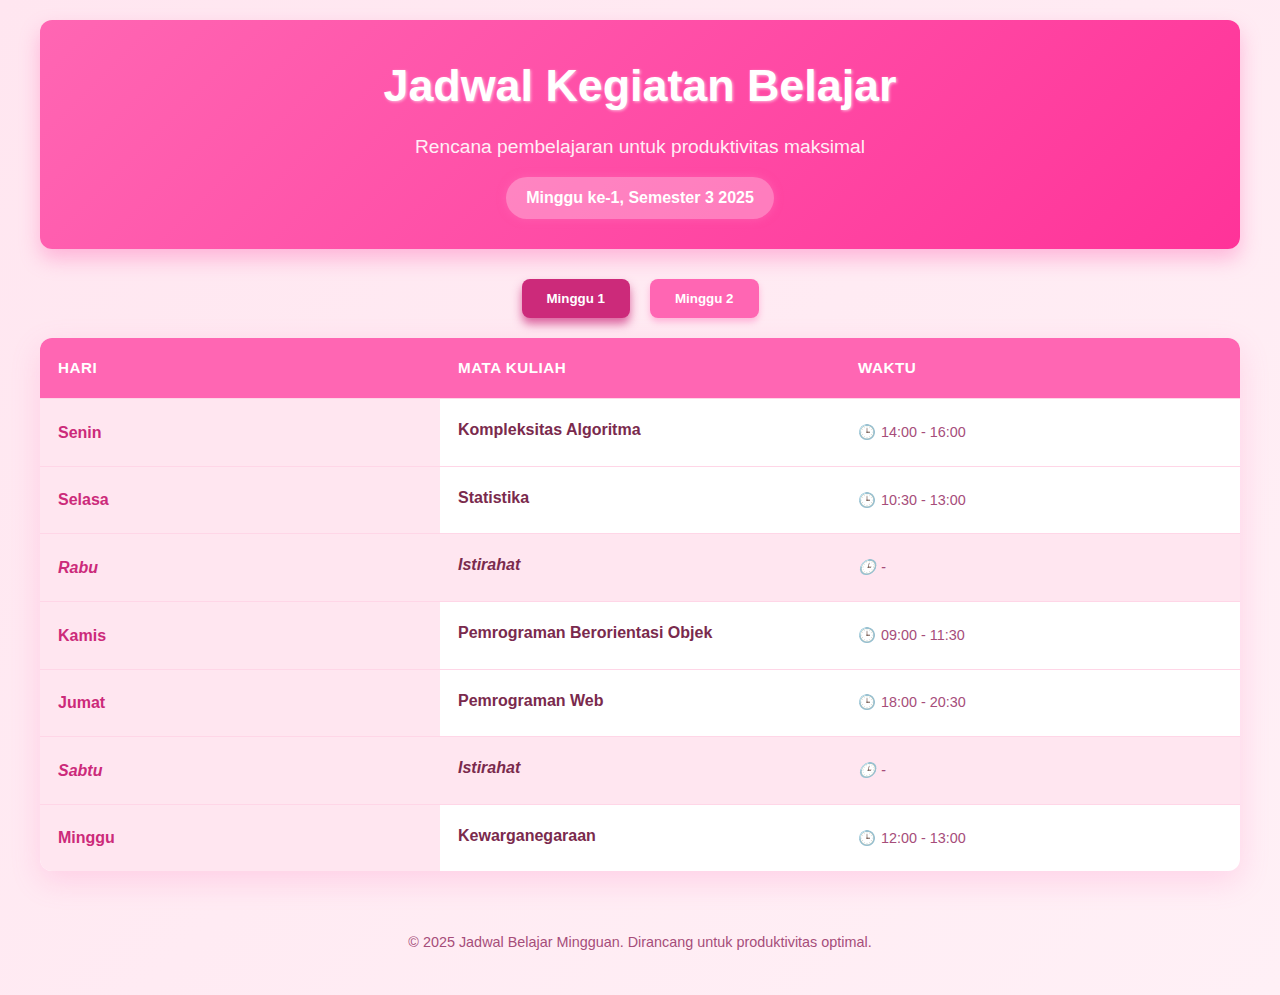
<file: index.html>
<!DOCTYPE html>
<html lang="id">
<head>
    <meta charset="UTF-8" />
    <meta name="viewport" content="width=device-width, initial-scale=1" />
    <title>Jadwal Kegiatan Belajar</title>
    <style>
        /* Reset dan Base Styles */
        * {
            margin: 0;
            padding: 0;
            box-sizing: border-box;
        }

        body {
            font-family: 'Segoe UI', Tahoma, Geneva, Verdana, sans-serif;
            line-height: 1.6;
            color: #4a2c3a;
            background: linear-gradient(135deg, #ffe6f0 0%, #fff0f6 100%);
            min-height: 100vh;
            padding: 20px;
        }

        .container {
            max-width: 1200px;
            margin: 0 auto;
        }

        /* Header Styles */
        header {
            text-align: center;
            margin-bottom: 30px;
            padding: 30px;
            background: linear-gradient(135deg, #ff66b3 0%, #ff3399 100%);
            color: white;
            border-radius: 12px;
            box-shadow: 0 10px 20px rgba(255, 102, 179, 0.4);
        }

        h1 {
            font-size: 2.8rem;
            margin-bottom: 10px;
            text-shadow: 1px 1px 3px rgba(255, 255, 255, 0.6);
        }

        .subtitle {
            font-size: 1.2rem;
            opacity: 0.9;
            margin-bottom: 15px;
        }

        .week-info {
            display: inline-block;
            background-color: rgba(255, 255, 255, 0.3);
            padding: 8px 20px;
            border-radius: 50px;
            font-weight: 600;
            color: #fff;
            box-shadow: 0 0 8px rgba(255, 102, 179, 0.7);
        }

        /* Navigation */
        .week-navigation {
            display: flex;
            justify-content: center;
            gap: 20px;
            margin-bottom: 20px;
        }

        .week-btn {
            padding: 12px 25px;
            background-color: #ff66b3;
            color: white;
            border: none;
            border-radius: 8px;
            cursor: pointer;
            transition: all 0.3s ease;
            font-weight: 600;
            box-shadow: 0 4px 6px rgba(255, 102, 179, 0.4);
        }

        .week-btn:hover {
            background-color: #ff3399;
            transform: translateY(-2px);
        }

        .week-btn.active {
            background-color: #cc2a7a;
            box-shadow: 0 6px 10px rgba(204, 42, 122, 0.7);
        }

        /* Schedule Styles */
        .schedule-container {
            background: white;
            border-radius: 12px;
            overflow: hidden;
            box-shadow: 0 10px 30px rgba(255, 102, 179, 0.2);
            margin-bottom: 30px;
        }

        table {
            width: 100%;
            border-collapse: collapse;
        }

        th, td {
            padding: 18px;
            text-align: left;
            border-bottom: 1px solid #ffd6e7;
        }

        th {
            background-color: #ff66b3;
            color: white;
            font-weight: 600;
            text-transform: uppercase;
            font-size: 0.95rem;
            letter-spacing: 0.5px;
        }

        tr:last-child td {
            border-bottom: none;
        }

        tr:hover {
            background-color: #fff0f6;
            transition: background-color 0.3s ease;
        }

        .time-column {
            font-weight: 600;
            background-color: #ffe6f0;
            width: 20%;
            color: #cc2a7a;
        }

        .day-column {
            width: 20%;
        }

        .subject {
            margin-bottom: 5px;
            font-weight: 600;
            color: #7a2a4d;
        }

        .time-display {
            font-size: 0.9rem;
            color: #a64d7a;
            display: flex;
            align-items: center;
        }

        .time-display::before {
            content: "🕒 ";
            margin-right: 5px;
        }

        .break {
            background-color: #ffe6f0;
            font-style: italic;
            color: #cc2a7a;
            font-weight: 500;
            text-align: center;
        }

        /* Footer */
        footer {
            text-align: center;
            margin-top: 40px;
            padding: 20px;
            color: #a64d7a;
            font-size: 0.9rem;
        }

        /* Responsive Design */
        @media (max-width: 992px) {
            th, td {
                padding: 14px;
            }

            h1 {
                font-size: 2.2rem;
            }
        }

        @media (max-width: 768px) {
            .schedule-container {
                overflow-x: auto;
            }

            table {
                min-width: 600px;
            }

            th, td {
                padding: 12px;
            }

            h1 {
                font-size: 1.8rem;
            }

            .subtitle {
                font-size: 1rem;
            }

            .week-btn {
                padding: 10px 20px;
            }
        }

        @media (max-width: 480px) {
            header {
                padding: 20px;
            }

            h1 {
                font-size: 1.6rem;
            }

            .week-info {
                font-size: 0.9rem;
            }

            .week-navigation {
                flex-direction: column;
                align-items: center;
            }

            .week-btn {
                width: 100%;
                max-width: 250px;
            }
        }
    </style>
</head>
<body>
    <div class="container">
        <header>
            <h1>Jadwal Kegiatan Belajar</h1>
            <p class="subtitle">Rencana pembelajaran untuk produktivitas maksimal</p>
            <div class="week-info" id="currentWeek">Minggu ke-1, Semester 3 2025</div>
        </header>

        <div class="week-navigation">
            <button class="week-btn active" onclick="changeWeek(1)">Minggu 1</button>
            <button class="week-btn" onclick="changeWeek(2)">Minggu 2</button>
        </div>

        <div class="schedule-container">
            <table id="schedule-table">
                <thead>
                    <tr>
                        <th>Hari</th>
                        <th>Mata Kuliah</th>
                        <th>Waktu</th>
                    </tr>
                </thead>
                <tbody>
                    <!-- Data akan diisi oleh JavaScript -->
                </tbody>
            </table>
        </div>

        <footer>
            <p>© 2025 Jadwal Belajar Mingguan. Dirancang untuk produktivitas optimal.</p>
        </footer>
    </div>

    <script>
        // Data jadwal
        const weeklySchedule = {
            1: { // Minggu 1
                senin: {
                    matkul: "Kompleksitas Algoritma",
                    waktu: "14:00 - 16:00"
                },
                selasa: {
                    matkul: "Statistika",
                    waktu: "10:30 - 13:00"
                },
                rabu: {
                    matkul: "Istirahat",
                    waktu: "-",
                    isBreak: true
                },
                kamis: {
                    matkul: "Pemrograman Berorientasi Objek",
                    waktu: "09:00 - 11:30"
                },
                jumat: {
                    matkul: "Pemrograman Web",
                    waktu: "18:00 - 20:30"
                },
                sabtu: {
                    matkul: "Istirahat",
                    waktu: "-",
                    isBreak: true
                },
                minggu: {
                    matkul: "Kewarganegaraan",
                    waktu: "12:00 - 13:00"
                }
            },
            2: { // Minggu 2
                senin: {
                    matkul: "Kompleksitas Algoritma",
                    waktu: "13:00 - 15:00"
                },
                selasa: {
                    matkul: "Statistika",
                    waktu: "09:30 - 12:00"
                },
                rabu: {
                    matkul: "Pemrograman Web Berbasis CMS",
                    waktu: "17:00 - 18:00"
                },
                kamis: {
                    matkul: "Pemrograman Berorientasi Objek",
                    waktu: "10:00 - 12:30"
                },
                jumat: {
                    matkul: "Pemrograman Web",
                    waktu: "17:00 - 19:30"
                },
                sabtu: {
                    matkul: "Istirahat",
                    waktu: "-",
                    isBreak: true
                },
                minggu: {
                    matkul: "Istirahat",
                    waktu: "-",
                    isBreak: true
                }
            }
        };

        let currentWeek = 1;
        
        // Fungsi untuk mengisi tabel dengan data jadwal
        function populateSchedule(week) {
            const schedule = weeklySchedule[week];
            const days = ['senin', 'selasa', 'rabu', 'kamis', 'jumat', 'sabtu', 'minggu'];
            const dayNames = {
                senin: 'Senin',
                selasa: 'Selasa',
                rabu: 'Rabu',
                kamis: 'Kamis',
                jumat: 'Jumat',
                sabtu: 'Sabtu',
                minggu: 'Minggu'
            };
            
            const tbody = document.querySelector('#schedule-table tbody');
            tbody.innerHTML = ''; // Kosongkan tabel sebelum mengisi ulang
            
            days.forEach(day => {
                const row = document.createElement('tr');
                
                // Kolom hari
                const dayCell = document.createElement('td');
                dayCell.className = 'time-column';
                dayCell.textContent = dayNames[day];
                row.appendChild(dayCell);
                
                // Kolom mata kuliah
                const subjectCell = document.createElement('td');
                subjectCell.className = 'day-column';
                const subjectDiv = document.createElement('div');
                subjectDiv.className = 'subject';
                subjectDiv.textContent = schedule[day].matkul;
                subjectCell.appendChild(subjectDiv);
                row.appendChild(subjectCell);
                
                // Kolom waktu
                const timeCell = document.createElement('td');
                timeCell.className = 'day-column';
                const timeDiv = document.createElement('div');
                timeDiv.className = 'time-display';
                timeDiv.textContent = schedule[day].waktu;
                timeCell.appendChild(timeDiv);
                row.appendChild(timeCell);
                
                // Tambahkan class break jika diperlukan
                if (schedule[day].isBreak) {
                    row.classList.add('break');
                }
                
                tbody.appendChild(row);
            });
        }

        // Fungsi untuk mengubah minggu
        function changeWeek(week) {
            currentWeek = week;

            // Update UI untuk minggu yang aktif
            document.querySelectorAll('.week-btn').forEach(btn => {
                btn.classList.remove('active');
            });
            document.querySelectorAll('.week-btn')[week - 1].classList.add('active');

            // Update teks minggu
            document.getElementById('currentWeek').textContent = `Minggu ke-${week}, Semester 3 2025`;

            // Update jadwal
            populateSchedule(week);
        }

        // Inisialisasi saat halaman dimuat
        document.addEventListener('DOMContentLoaded', () => {
            populateSchedule(currentWeek);
        });
    </script>
</body>
</html>
</file>
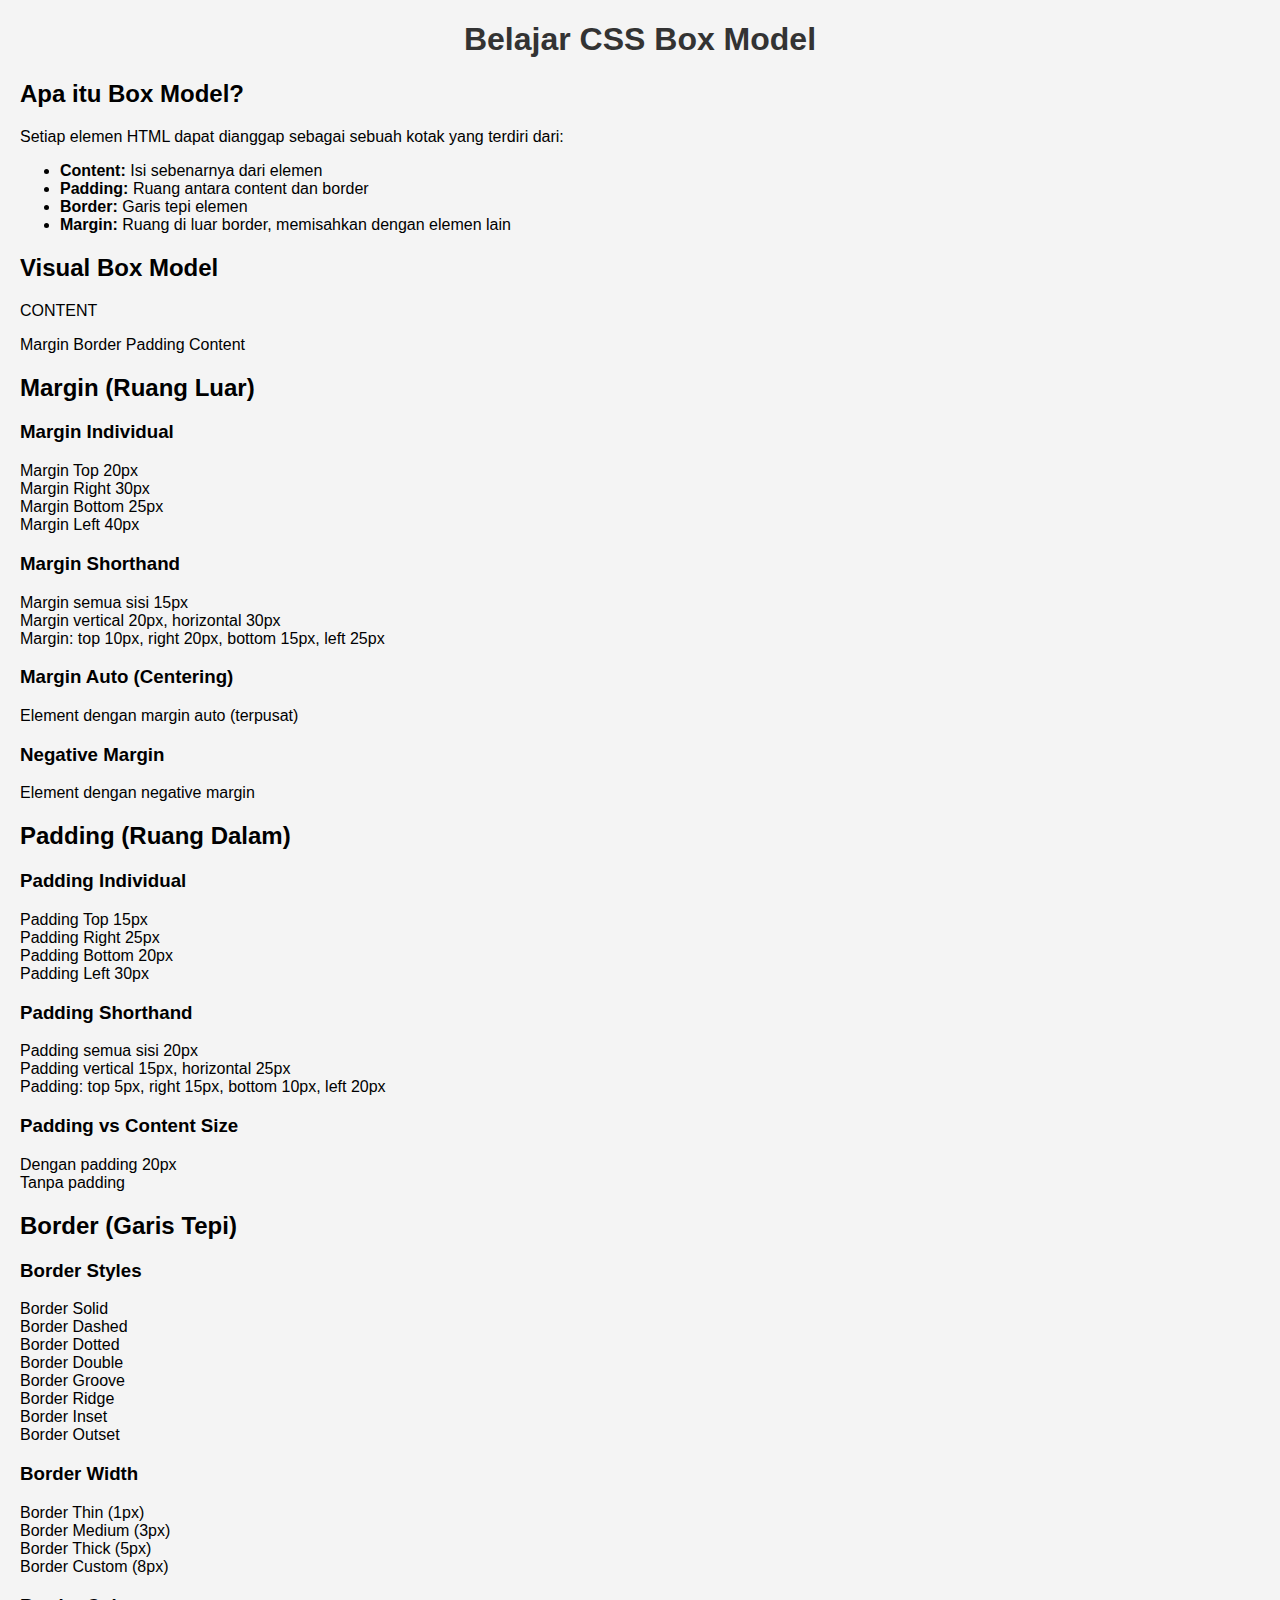
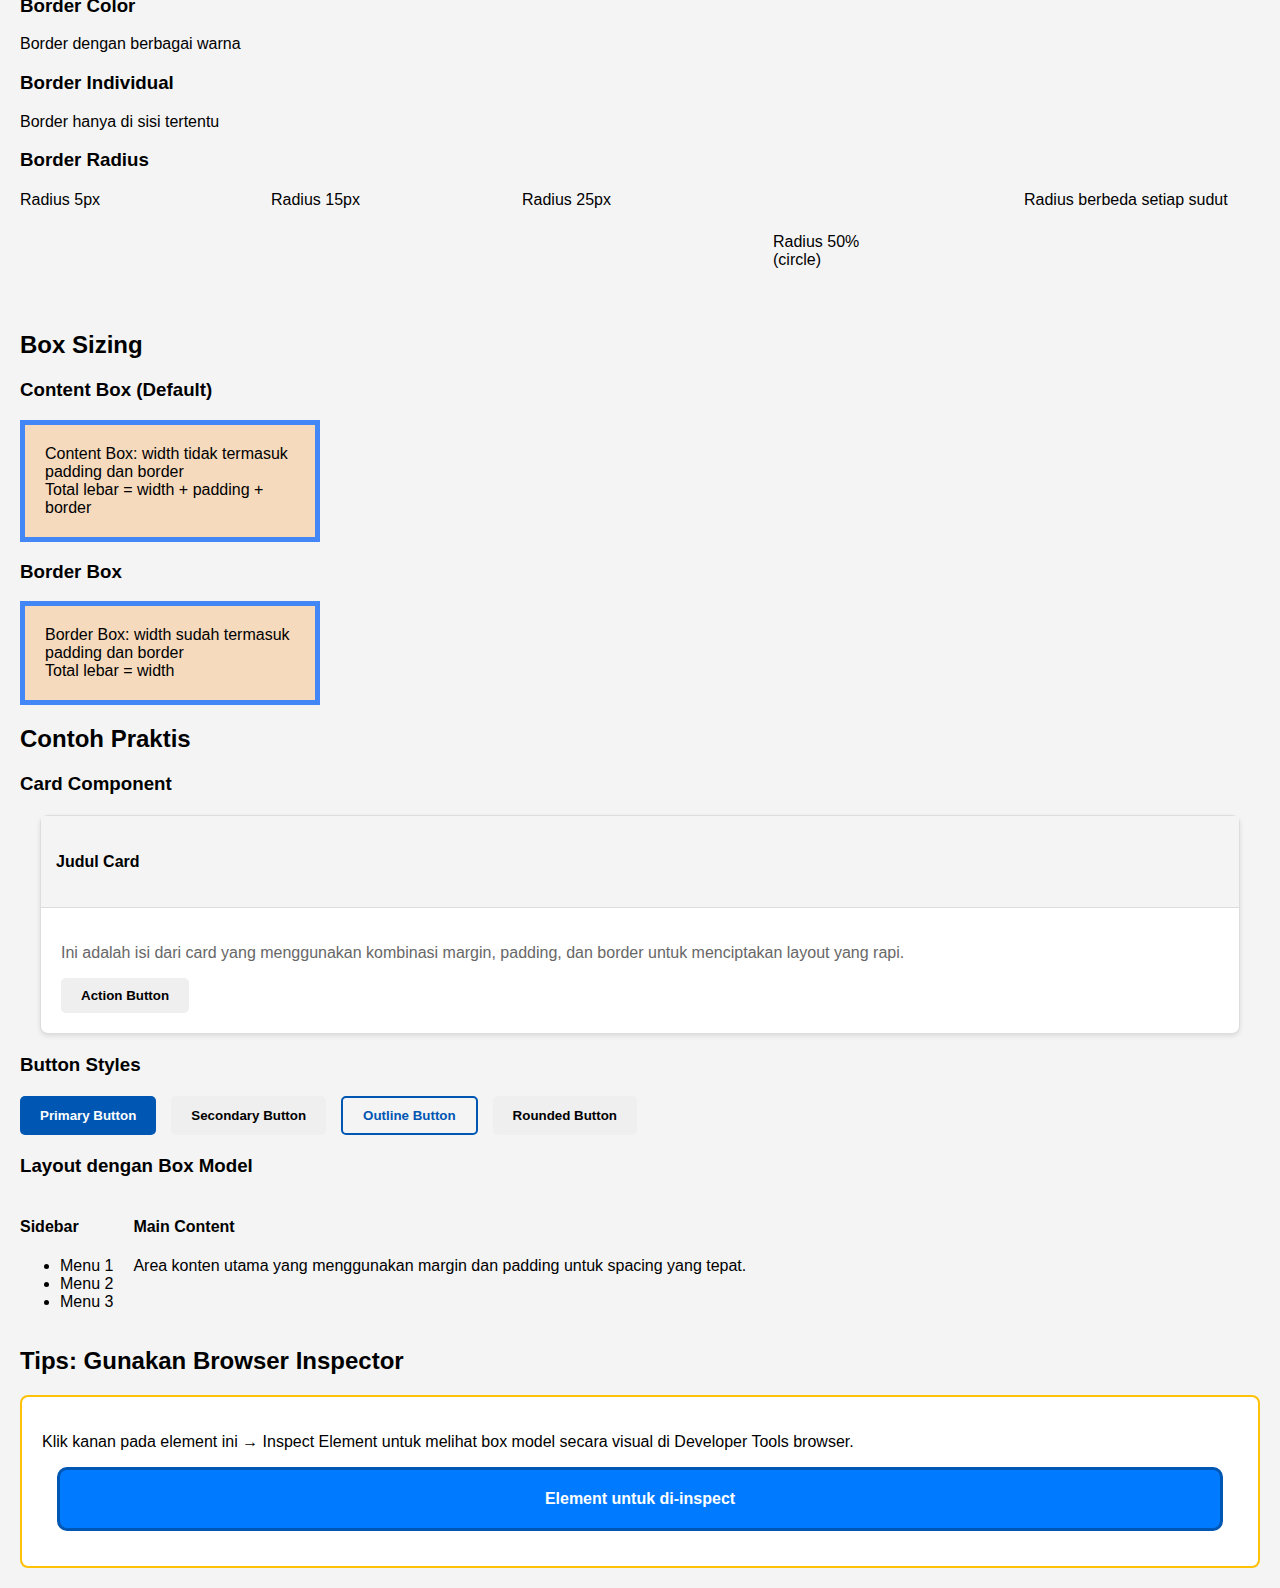
<file: box.html>
<!DOCTYPE html>
<html lang="id">
<head>
  <meta charset="UTF-8" />
  <meta name="viewport" content="width=device-width, initial-scale=1.0" />
  <title>CSS Box Model</title>
  <link rel="stylesheet" href="latihan5.css" />
</head>
<body>
  <h1>Belajar CSS Box Model</h1>

  <!-- Penjelasan Box Model -->
  <div class="section">
    <h2>Apa itu Box Model?</h2>
    <p>
      Setiap elemen HTML dapat dianggap sebagai sebuah kotak yang terdiri dari:
    </p>
    <ul>
      <li><strong>Content:</strong> Isi sebenarnya dari elemen</li>
      <li><strong>Padding:</strong> Ruang antara content dan border</li>
      <li><strong>Border:</strong> Garis tepi elemen</li>
      <li><strong>Margin:</strong> Ruang di luar border, memisahkan dengan elemen lain</li>
    </ul>
  </div>

  <!-- Visual Box Model -->
  <div class="section">
    <h2>Visual Box Model</h2>
    <div class="box-model-demo">
      <div class="margin-demo">
        <div class="border-demo">
          <div class="padding-demo">
            <div class="content-demo">CONTENT</div>
          </div>
        </div>
      </div>
     </div> 
      <p class="box-labels">
        <span class="label-margin">Margin</span>
        <span class="label-border">Border</span>
        <span class="label-padding">Padding</span>
        <span class="label-content">Content</span>
      </p>
    </div>

  <!-- Margin Examples -->
  <div class="section">
    <h2>Margin (Ruang Luar)</h2>

    <h3>Margin Individual</h3>
    <div class="margin-top">Margin Top 20px</div>
    <div class="margin-right">Margin Right 30px</div>
    <div class="margin-bottom">Margin Bottom 25px</div>
    <div class="margin-left">Margin Left 40px</div>

    <h3>Margin Shorthand</h3>
    <div class="margin-all">Margin semua sisi 15px</div>
    <div class="margin-vertical-horizontal">
      Margin vertical 20px, horizontal 30px
    </div>
    <div class="margin-individual-short">
      Margin: top 10px, right 20px, bottom 15px, left 25px
    </div>

    <h3>Margin Auto (Centering)</h3>
    <div class="margin-auto">Element dengan margin auto (terpusat)</div>

    <h3>Negative Margin</h3>
    <div class="negative-margin-container">
      <div class="negative-margin">Element dengan negative margin</div>
    </div>
  </div>

  <!-- Padding Examples -->
  <div class="section">
    <h2>Padding (Ruang Dalam)</h2>

    <h3>Padding Individual</h3>
    <div class="padding-top">Padding Top 15px</div>
    <div class="padding-right">Padding Right 25px</div>
    <div class="padding-bottom">Padding Bottom 20px</div>
    <div class="padding-left">Padding Left 30px</div>

    <h3>Padding Shorthand</h3>
    <div class="padding-all">Padding semua sisi 20px</div>
    <div class="padding-vertical-horizontal">
      Padding vertical 15px, horizontal 25px
    </div>
    <div class="padding-individual-short">
      Padding: top 5px, right 15px, bottom 10px, left 20px
    </div>

    <h3>Padding vs Content Size</h3>
    <div class="padding-content-demo">
      <div class="with-padding">Dengan padding 20px</div>
      <div class="without-padding">Tanpa padding</div>
    </div>
  </div>

  <!-- Border Examples -->
  <div class="section">
    <h2>Border (Garis Tepi)</h2>

    <h3>Border Styles</h3>
    <div class="border-solid">Border Solid</div>
    <div class="border-dashed">Border Dashed</div>
    <div class="border-dotted">Border Dotted</div>
    <div class="border-double">Border Double</div>
    <div class="border-groove">Border Groove</div>
    <div class="border-ridge">Border Ridge</div>
    <div class="border-inset">Border Inset</div>
    <div class="border-outset">Border Outset</div>

    <h3>Border Width</h3>
    <div class="border-thin">Border Thin (1px)</div>
    <div class="border-medium">Border Medium (3px)</div>
    <div class="border-thick">Border Thick (5px)</div>
    <div class="border-custom-width">Border Custom (8px)</div>

    <h3>Border Color</h3>
    <div class="border-colored">Border dengan berbagai warna</div>

    <h3>Border Individual</h3>
    <div class="border-individual">Border hanya di sisi tertentu</div>

    <h3>Border Radius</h3>
    <div class="border-radius-demo">
      <div class="radius-small">Radius 5px</div>
      <div class="radius-medium">Radius 15px</div>
      <div class="radius-large">Radius 25px</div>
      <div class="radius-circle">Radius 50% (circle)</div>
      <div class="radius-individual">Radius berbeda setiap sudut</div>
    </div>
  </div>

  <!-- Box Sizing -->
  <div class="section">
    <h2>Box Sizing</h2>

    <h3>Content Box (Default)</h3>
    <div class="box-sizing-demo">
      <div class="content-box">
        Content Box: width tidak termasuk padding dan border
        <br />Total lebar = width + padding + border
      </div>
    </div>

    <h3>Border Box</h3>
    <div class="box-sizing-demo">
      <div class="border-box">
        Border Box: width sudah termasuk padding dan border
        <br />Total lebar = width
      </div>
    </div>
  </div>

  <!-- Practical Examples -->
  <div class="section">
    <h2>Contoh Praktis</h2>

    <h3>Card Component</h3>
    <div class="card">
      <div class="card-header">
        <h4>Judul Card</h4>
      </div>
      <div class="card-body">
        <p>
          Ini adalah isi dari card yang menggunakan kombinasi margin, padding,
          dan border untuk menciptakan layout yang rapi.
        </p>
        <button class="card-button">Action Button</button>
      </div>
    </div>

    <h3>Button Styles</h3>
    <div class="button-demo">
      <button class="btn-primary">Primary Button</button>
      <button class="btn-secondary">Secondary Button</button>
      <button class="btn-outline">Outline Button</button>
      <button class="btn-rounded">Rounded Button</button>
    </div>

    <h3>Layout dengan Box Model</h3>
    <div class="layout-demo">
      <div class="sidebar">
        <h4>Sidebar</h4>
        <ul>
          <li>Menu 1</li>
          <li>Menu 2</li>
          <li>Menu 3</li>
        </ul>
      </div>
      <div class="main-content">
        <h4>Main Content</h4>
        <p>
          Area konten utama yang menggunakan margin dan padding untuk spacing
          yang tepat.
        </p>
      </div>
    </div>
  </div>

  <!-- Box Model Inspector -->
  <div class="section">
    <h2>Tips: Gunakan Browser Inspector</h2>
    <div class="inspector-demo">
      <p>
        Klik kanan pada element ini → Inspect Element untuk melihat box model
        secara visual di Developer Tools browser.
      </p>
      <div class="inspect-me">Element untuk di-inspect</div>
    </div>
  </div>
</body>
</html>
</file>
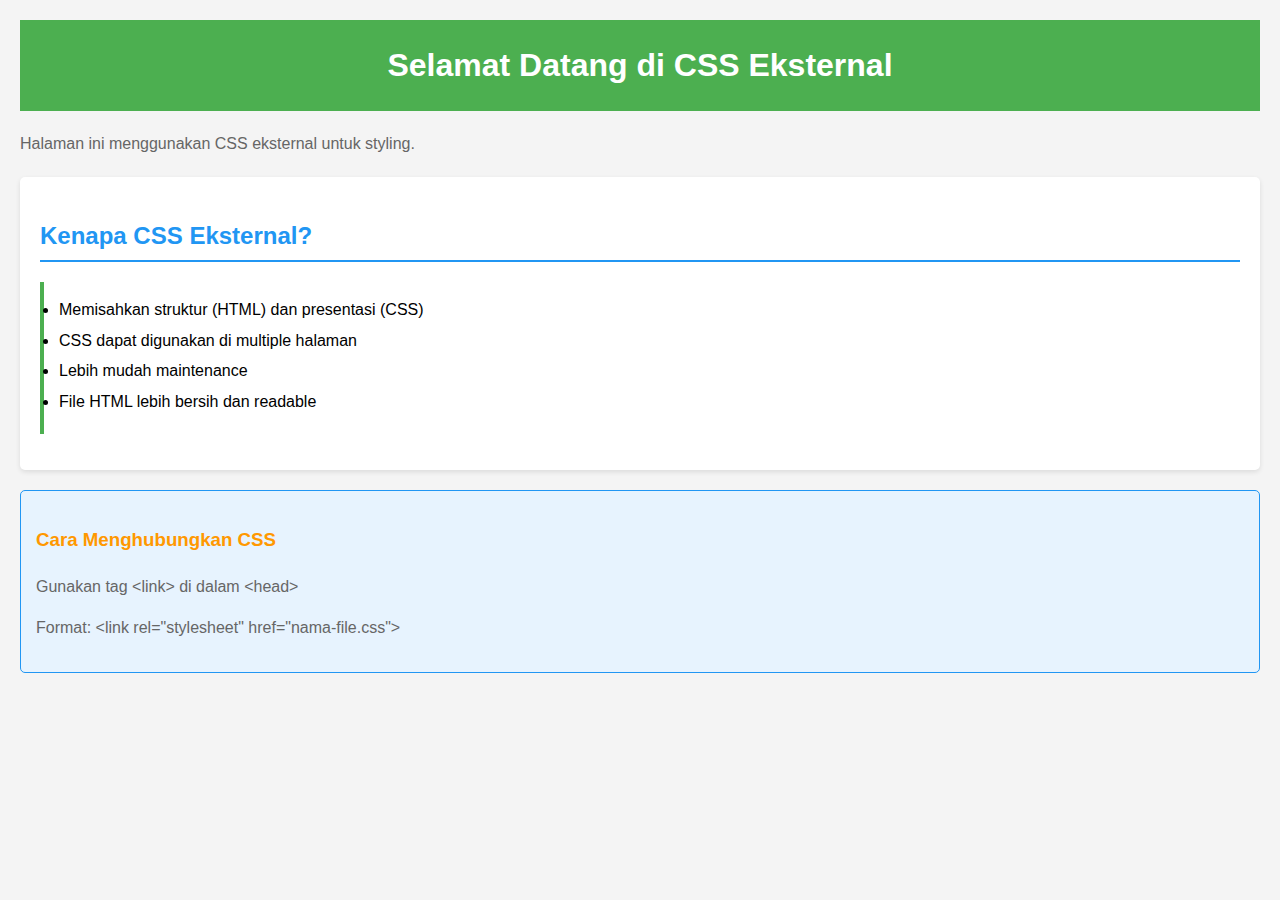
<file: css eksternal.html>
<!DOCTYPE html>
<html lang="id">
<head>
  <meta charset="UTF-8" />
  <meta name="viewport" content="width=device-width, initial-scale=1.0" />
  <title>CSS Eksternal</title>
  <!-- Menghubungkan file CSS eksternal -->
  <link rel="stylesheet" href="latihan1.css" />
</head>
<body>
  <h1>Selamat Datang di CSS Eksternal</h1>
  <p>Halaman ini menggunakan CSS eksternal untuk styling.</p>

  <div class="highlight">
    <h2>Kenapa CSS Eksternal?</h2>
    <ul>
      <li>Memisahkan struktur (HTML) dan presentasi (CSS)</li>
      <li>CSS dapat digunakan di multiple halaman</li>
      <li>Lebih mudah maintenance</li>
      <li>File HTML lebih bersih dan readable</li>
    </ul>
  </div>

  <div class="info-box">
    <h3>Cara Menghubungkan CSS</h3>
    <p>Gunakan tag &lt;link&gt; di dalam &lt;head&gt;</p>
    <p>Format: &lt;link rel="stylesheet" href="nama-file.css"&gt;</p>
  </div>
</body>
</html>
</file>
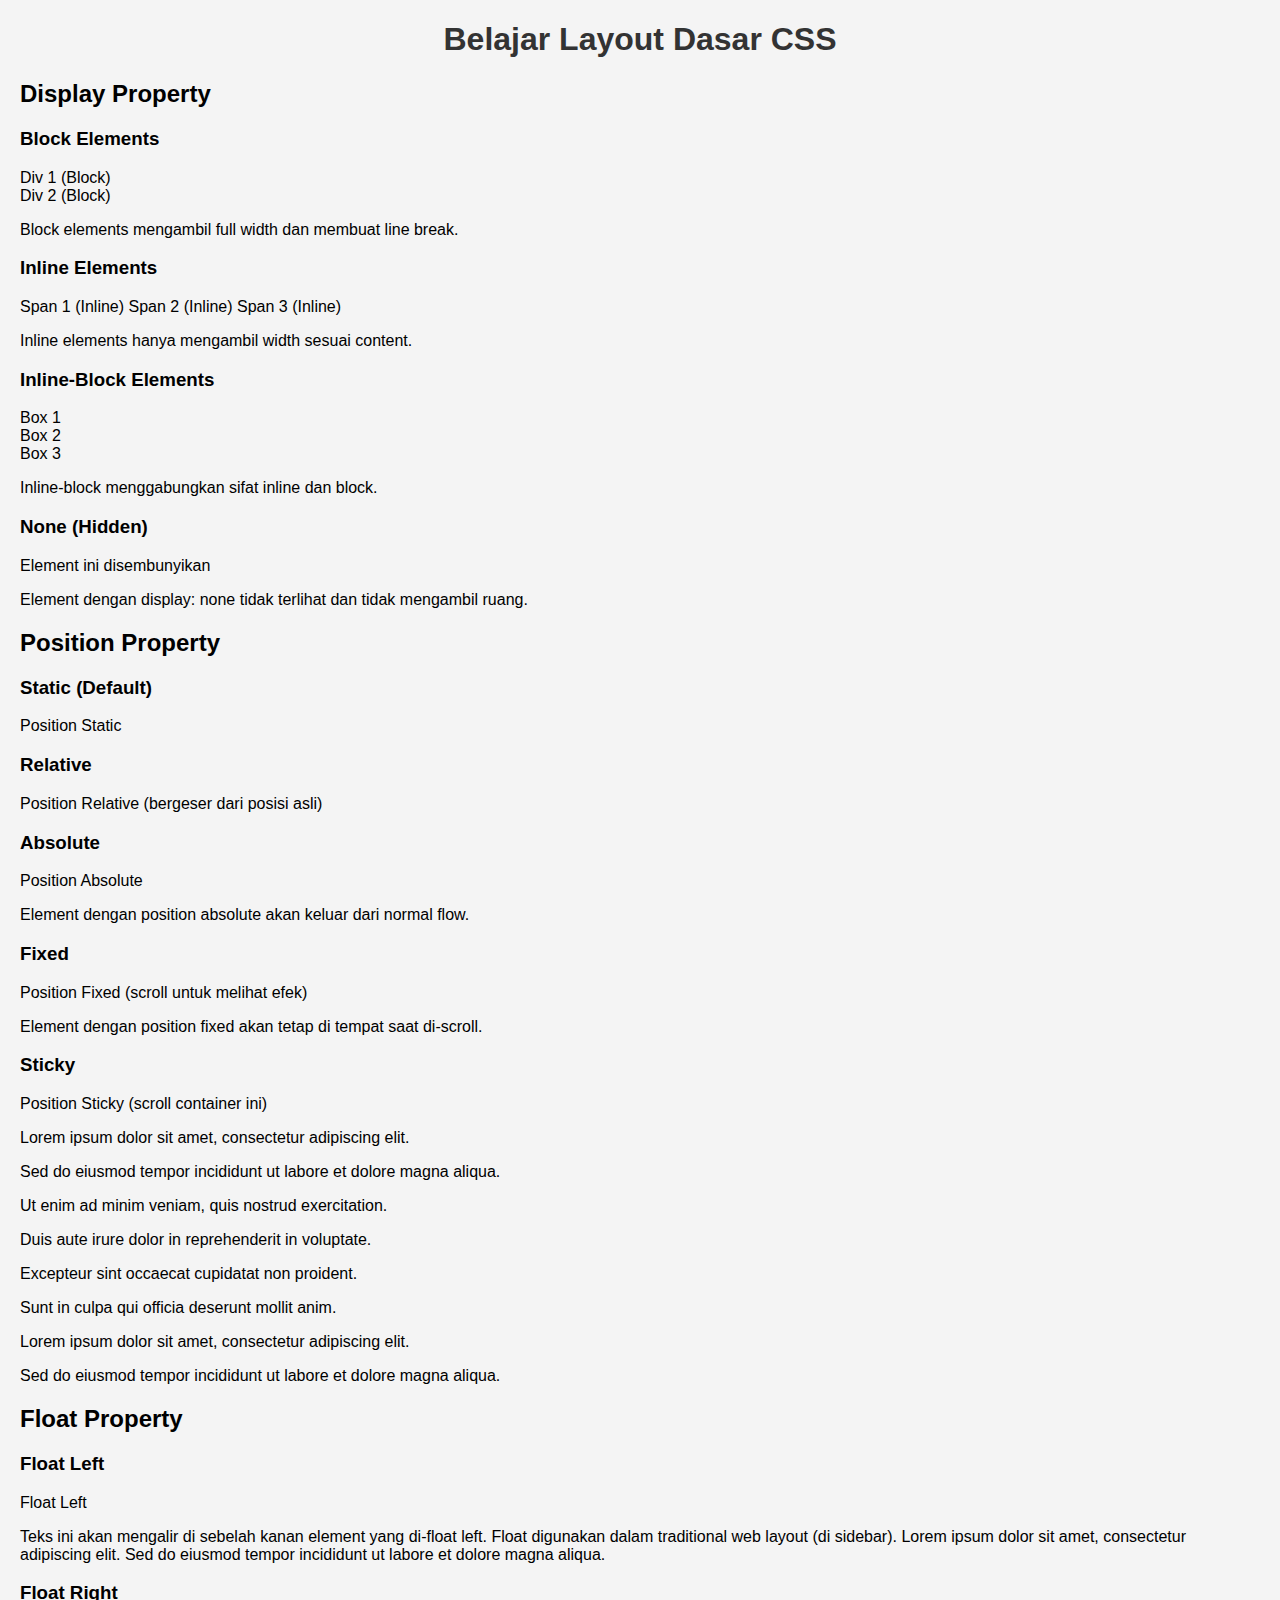
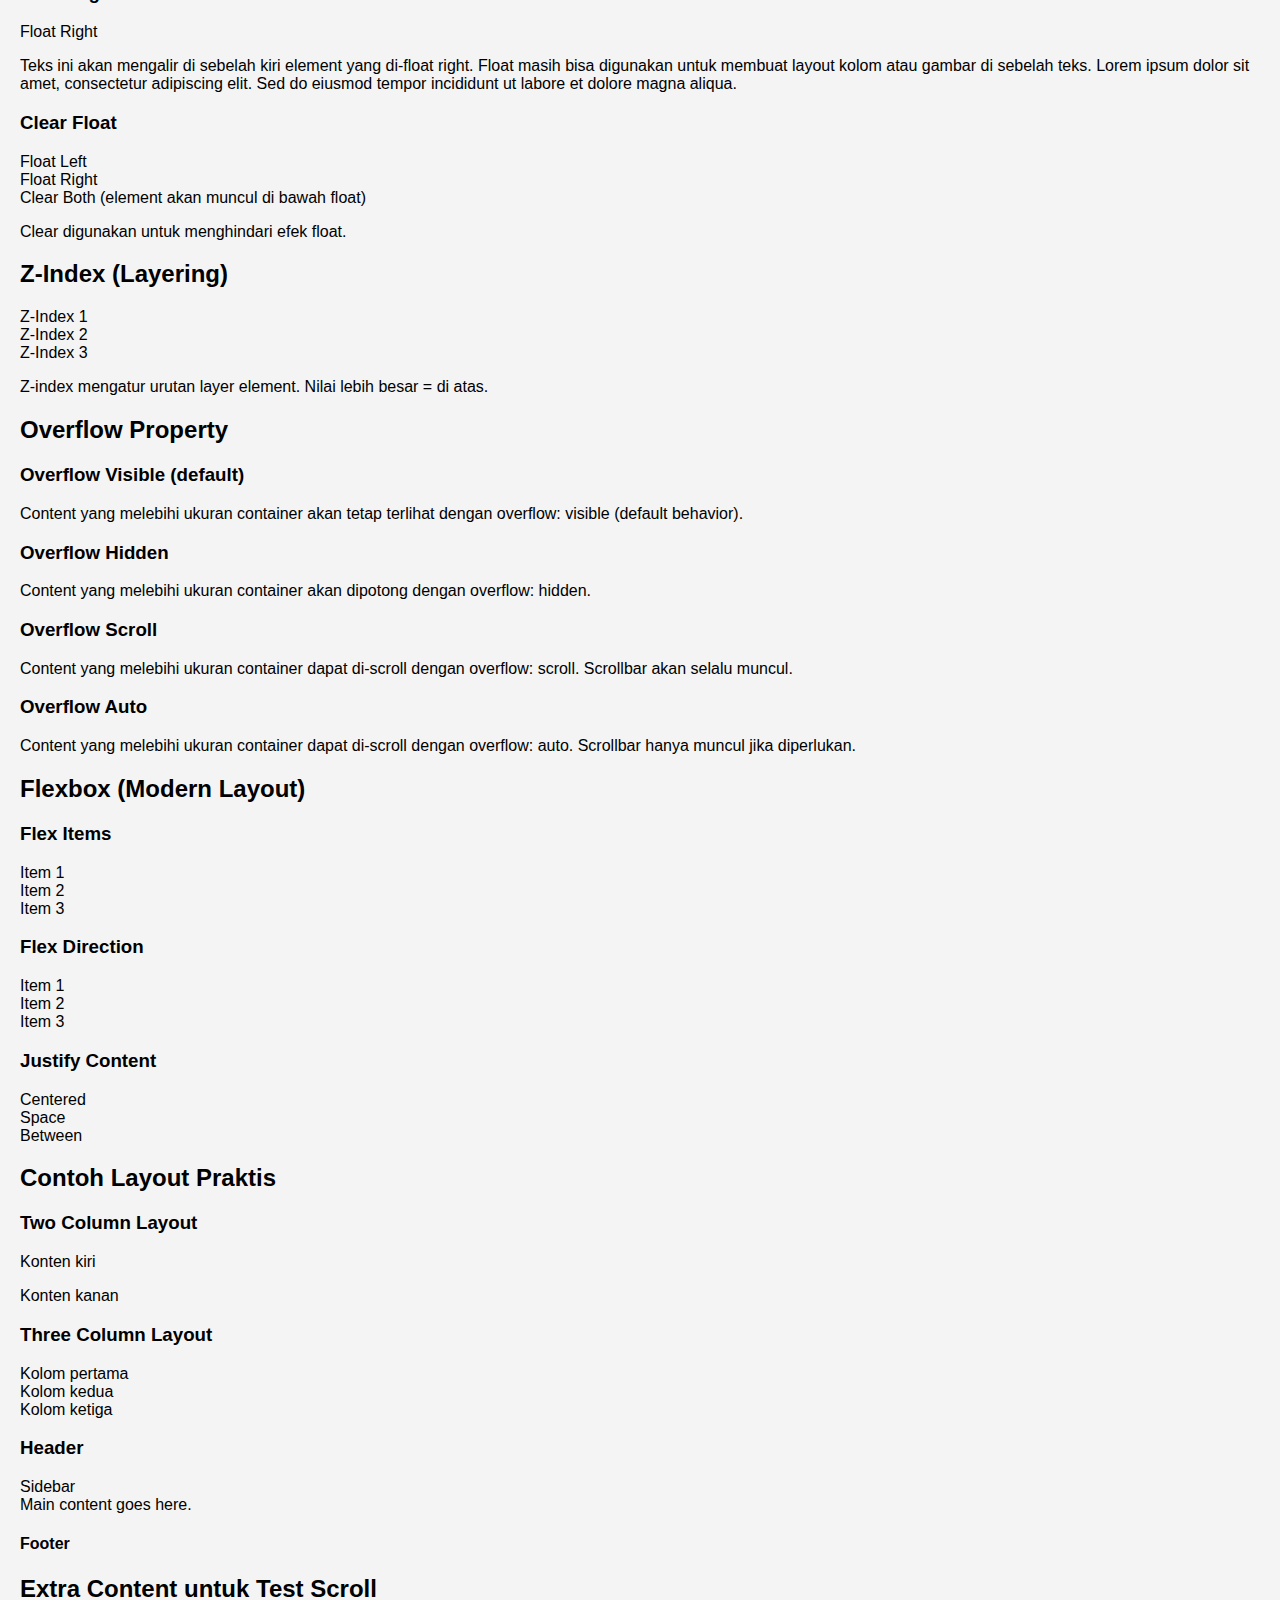
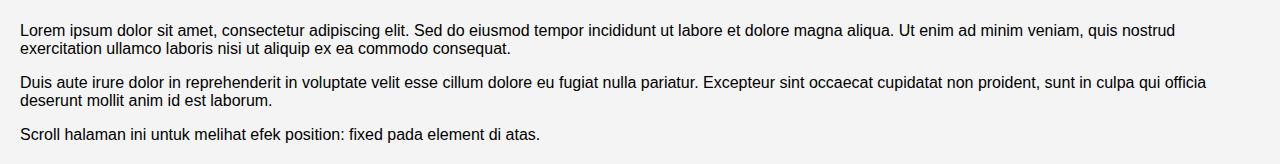
<file: layout dasar.html>
<!DOCTYPE html>
<html lang="id">
<head>
  <meta charset="UTF-8" />
  <meta name="viewport" content="width=device-width, initial-scale=1.0" />
  <title>Layout Dasar CSS</title>
  <link rel="stylesheet" href="latihan5.css" />
</head>
<body>
  <h1>Belajar Layout Dasar CSS</h1>

  <!-- Display Property -->
  <div class="section">
    <h2>Display Property</h2>

    <h3>Block Elements</h3>
    <div class="display-block">Div 1 (Block)</div>
    <div class="display-block">Div 2 (Block)</div>
    <p>Block elements mengambil full width dan membuat line break.</p>

    <h3>Inline Elements</h3>
    <span class="display-inline">Span 1 (Inline)</span>
    <span class="display-inline">Span 2 (Inline)</span>
    <span class="display-inline">Span 3 (Inline)</span>
    <p>Inline elements hanya mengambil width sesuai content.</p>

    <h3>Inline-Block Elements</h3>
    <div class="display-inline-block">Box 1</div>
    <div class="display-inline-block">Box 2</div>
    <div class="display-inline-block">Box 3</div>
    <p>Inline-block menggabungkan sifat inline dan block.</p>

    <h3>None (Hidden)</h3>
    <div class="display-none">Element ini disembunyikan</div>
    <p>
      Element dengan display: none tidak terlihat dan tidak mengambil ruang.
    </p>
  </div>

  <!-- Position Property -->
  <div class="section">
    <h2>Position Property</h2>

    <h3>Static (Default)</h3>
    <div class="position-container">
      <div class="position-static">Position Static</div>
    </div>

    <h3>Relative</h3>
    <div class="position-container">
      <div class="position-relative">Position Relative (bergeser dari posisi asli)</div>
    </div>

    <h3>Absolute</h3>
    <div class="position-container relative-parent">
      <div class="position-absolute">Position Absolute</div>
      <p>Element dengan position absolute akan keluar dari normal flow.</p>
    </div>

    <h3>Fixed</h3>
    <div class="position-fixed">
      <p>Position Fixed (scroll untuk melihat efek)</p>
      <p>Element dengan position fixed akan tetap di tempat saat di-scroll.</p>
    </div>

    <h3>Sticky</h3>
    <div class="sticky-container">
      <div class="position-sticky">Position Sticky (scroll container ini)</div>
      <div class="scroll-contents">
        <p>Lorem ipsum dolor sit amet, consectetur adipiscing elit.</p>
        <p>Sed do eiusmod tempor incididunt ut labore et dolore magna aliqua.</p>
        <p>Ut enim ad minim veniam, quis nostrud exercitation.</p>
        <p>Duis aute irure dolor in reprehenderit in voluptate.</p>
        <p>Excepteur sint occaecat cupidatat non proident.</p>
        <p>Sunt in culpa qui officia deserunt mollit anim.</p>
        <p>Lorem ipsum dolor sit amet, consectetur adipiscing elit.</p>
        <p>Sed do eiusmod tempor incididunt ut labore et dolore magna aliqua.</p>
      </div>
    </div>
  </div>

  <!-- Float Property -->
  <div class="section">
    <h2>Float Property</h2>

    <h3>Float Left</h3>
    <div class="float-container">
      <div class="float-left">Float Left</div>
      <p>
        Teks ini akan mengalir di sebelah kanan element yang di-float left.
        Float digunakan dalam traditional web layout (di sidebar).
        Lorem ipsum dolor sit amet, consectetur adipiscing elit.
        Sed do eiusmod tempor incididunt ut labore et dolore magna aliqua.
      </p>
    </div>

    <h3>Float Right</h3>
    <div class="float-container">
      <div class="float-right">Float Right</div>
      <p>
        Teks ini akan mengalir di sebelah kiri element yang di-float right.
        Float masih bisa digunakan untuk membuat layout kolom atau gambar
        di sebelah teks. Lorem ipsum dolor sit amet, consectetur adipiscing elit.
        Sed do eiusmod tempor incididunt ut labore et dolore magna aliqua.
      </p>
    </div>

    <h3>Clear Float</h3>
    <div class="float-container">
      <div class="float-left">Float Left</div>
      <div class="float-right">Float Right</div>
      <div class="clear-both">Clear Both (element akan muncul di bawah float)</div>
      <p>Clear digunakan untuk menghindari efek float.</p>
    </div>
  </div>

  <!-- Z-Index (Layering) -->
  <div class="section">
    <h2>Z-Index (Layering)</h2>
    <div class="z-index-container">
      <div class="z-index z-index-1">Z-Index 1</div>
      <div class="z-index z-index-2">Z-Index 2</div>
      <div class="z-index z-index-3">Z-Index 3</div>
    </div>
    <p>Z-index mengatur urutan layer element. Nilai lebih besar = di atas.</p>
  </div>

  <!-- Overflow -->
  <div class="section">
    <h2>Overflow Property</h2>

    <h3>Overflow Visible (default)</h3>
    <div class="overflow-container overflow-visible">
      <div class="overflow-content">
        Content yang melebihi ukuran container akan tetap terlihat dengan
        overflow: visible (default behavior).
      </div>
    </div>

    <h3>Overflow Hidden</h3>
    <div class="overflow-container overflow-hidden">
      <div class="overflow-content">
        Content yang melebihi ukuran container akan dipotong dengan overflow: hidden.
      </div>
    </div>

    <h3>Overflow Scroll</h3>
    <div class="overflow-container overflow-scroll">
      <div class="overflow-content">
        Content yang melebihi ukuran container dapat di-scroll dengan
        overflow: scroll. Scrollbar akan selalu muncul.
      </div>
    </div>

    <h3>Overflow Auto</h3>
    <div class="overflow-container overflow-auto">
      <div class="overflow-content">
        Content yang melebihi ukuran container dapat di-scroll dengan
        overflow: auto. Scrollbar hanya muncul jika diperlukan.
      </div>
    </div>
  </div>

  <!-- Flexbox Introduction -->
  <div class="section">
    <h2>Flexbox (Modern Layout)</h2>

    <h3>Flex Items</h3>
    <div class="flex-container">
      <div class="flex-item">Item 1</div>
      <div class="flex-item">Item 2</div>
      <div class="flex-item">Item 3</div>
    </div>

    <h3>Flex Direction</h3>
    <div class="flex-container flex-column">
      <div class="flex-item">Item 1</div>
      <div class="flex-item">Item 2</div>
      <div class="flex-item">Item 3</div>
    </div>

    <h3>Justify Content</h3>
    <div class="flex-container justify-center">
      <div class="flex-item">Centered</div>
    </div>

    <div class="flex-container justify-between">
      <div class="flex-item">Space</div>
      <div class="flex-item">Between</div>
    </div>
  </div>

  <!-- Practical Layout Example -->
  <div class="section">
    <h2>Contoh Layout Praktis</h2>

    <h3>Two Column Layout</h3>
    <div class="two-columns">
      <div class="column left">
        <p>Konten kiri</p>
      </div>
      <div class="column right">
        <p>Konten kanan</p>
      </div>
    </div>

    <h3>Three Column Layout</h3>
    <div class="three-columns">
      <div class="column">Kolom pertama</div>
      <div class="column">Kolom kedua</div>
      <div class="column">Kolom ketiga</div>
    </div>

    <div class="page-layout">
      <div class="page-header">
        <h3>Header</h3>
      </div>
      <div class="page-content">
        <div class="sidebar">Sidebar</div>
        <div class="main-content">Main content goes here.</div>
      </div>
      <div class="page-footer">
        <h4>Footer</h4>
      </div>
    </div>
  </div>

  <!-- Content to test fixed positioning -->
  <div class="section">
    <h2>Extra Content untuk Test Scroll</h2>
    <p>
      Lorem ipsum dolor sit amet, consectetur adipiscing elit.
      Sed do eiusmod tempor incididunt ut labore et dolore magna aliqua.
      Ut enim ad minim veniam, quis nostrud exercitation ullamco laboris nisi ut aliquip ex ea commodo consequat.
    </p>
    <p>
      Duis aute irure dolor in reprehenderit in voluptate velit esse cillum dolore eu fugiat nulla pariatur.
      Excepteur sint occaecat cupidatat non proident, sunt in culpa qui officia deserunt mollit anim id est laborum.
    </p>
    <p>
      Scroll halaman ini untuk melihat efek position: fixed pada element di atas.
    </p>
  </div>
</body>
</html>
</file>
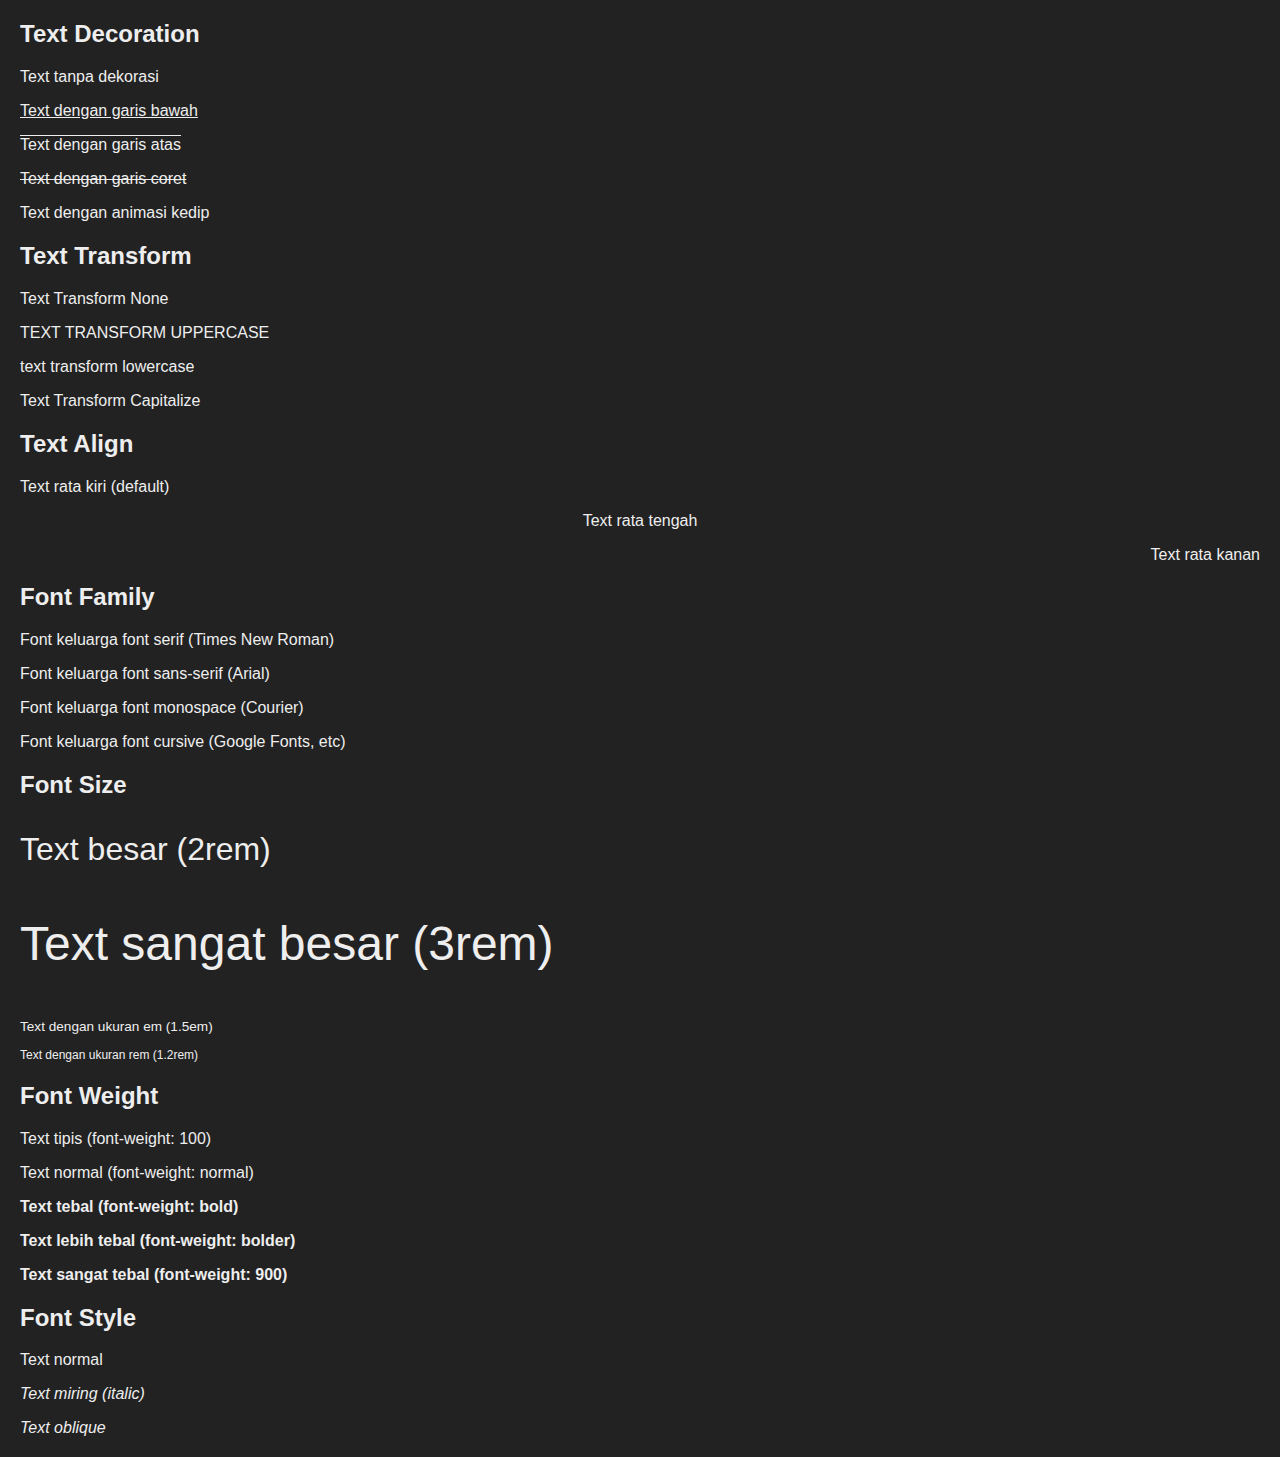
<file: properti-text.html>
<!DOCTYPE html>
<html lang="id">
<head>
    <meta charset="UTF-8" />
    <meta name="viewport" content="width=device-width, initial-scale=1" />
    <title>Belajar Properti Text CSS</title>
    <link rel="stylesheet" href="latihan6.css" />
    <style>
        /* Style internal sebagai contoh */
        body {
            font-family: Arial, sans-serif;
            margin: 20px;
            background: #222;
            color: #eee;
        }

        .title {
            margin-top: 20px;
        }

        .description {
            color: #ccc;
            margin-bottom: 10px;
        }

        /* Pengaturan text alignment */
        .align-left { text-align: left; }
        .align-center { text-align: center; }
        .align-right { text-align: right; }

        /* Font size */
        .size-xsmall { font-size: 0.75rem; }
        .size-small { font-size: 0.85rem; }
        .size-normal { font-size: 1rem; }
        .size-large { font-size: 2rem; }
        .size-xlarge { font-size: 3rem; }

        /* Font weight */
        .weight-thin { font-weight: 100; }
        .weight-normal { font-weight: normal; }
        .weight-bold { font-weight: bold; }
        .weight-bolder { font-weight: bolder; }
        .weight-black { font-weight: 900; }

        /* Font style */
        .style-normal { font-style: normal; }
        .style-italic { font-style: italic; }
        .style-oblique { font-style: oblique; }

        /* Text decoration */
        .decor-none { text-decoration: none; }
        .decor-underline { text-decoration: underline; }
        .decor-overline { text-decoration: overline; }
        .decor-line-through { text-decoration: line-through; }
        .decor-blink { text-decoration: blink; }

        /* Text transform */
        .transform-none { text-transform: none; }
        .transform-uppercase { text-transform: uppercase; }
        .transform-lowercase { text-transform: lowercase; }
        .transform-capitalize { text-transform: capitalize; }
    </style>
</head>
<body>

<!-- Text Decoration -->
<div class="section">
    <h2>Text Decoration</h2>
    <p class="decor-none">Text tanpa dekorasi</p>
    <p class="decor-underline">Text dengan garis bawah</p>
    <p class="decor-overline">Text dengan garis atas</p>
    <p class="decor-line-through">Text dengan garis coret</p>
    <p class="decor-blink">Text dengan animasi kedip</p>
</div>

<!-- Text Transform -->
<div class="section">
    <h2>Text Transform</h2>
    <p class="transform-none">Text Transform None</p>
    <p class="transform-uppercase">Text Transform UPPERCASE</p>
    <p class="transform-lowercase">Text Transform lowercase</p>
    <p class="transform-capitalize">Text Transform Capitalize</p>
</div>

<!-- Text Align -->
<div class="section">
    <h2>Text Align</h2>
    <p class="align-left">Text rata kiri (default)</p>
    <p class="align-center">Text rata tengah</p>
    <p class="align-right">Text rata kanan</p>
</div>

<!-- Font Family -->
<div class="section">
    <h2>Font Family</h2>
    <p class="font-sans-serif">Font keluarga font serif (Times New Roman)</p>
    <p class="font-sans-serif">Font keluarga font sans-serif (Arial)</p>
    <p class="font-monospace">Font keluarga font monospace (Courier)</p>
    <p class="font-cursive">Font keluarga font cursive (Google Fonts, etc)</p>
</div>

<!-- Font Size -->
<div class="section">
    <h2>Font Size</h2>
    <p class="size-large">Text besar (2rem)</p>
    <p class="size-xlarge">Text sangat besar (3rem)</p>
    <p class="size-small">Text dengan ukuran em (1.5em)</p>
    <p class="size-xsmall">Text dengan ukuran rem (1.2rem)</p>
</div>

<!-- Font Weight -->
<div class="section">
    <h2>Font Weight</h2>
    <p class="weight-thin">Text tipis (font-weight: 100)</p>
    <p class="weight-normal">Text normal (font-weight: normal)</p>
    <p class="weight-bold">Text tebal (font-weight: bold)</p>
    <p class="weight-bolder">Text lebih tebal (font-weight: bolder)</p>
    <p class="weight-black">Text sangat tebal (font-weight: 900)</p>
</div>

<!-- Font Style -->
<div class="section">
    <h2>Font Style</h2>
    <p class="style-normal">Text normal</p>
    <p class="style-italic">Text miring (italic)</p>
    <p class="style-oblique">Text oblique</p>
</div>

</body>
</html>
</file>
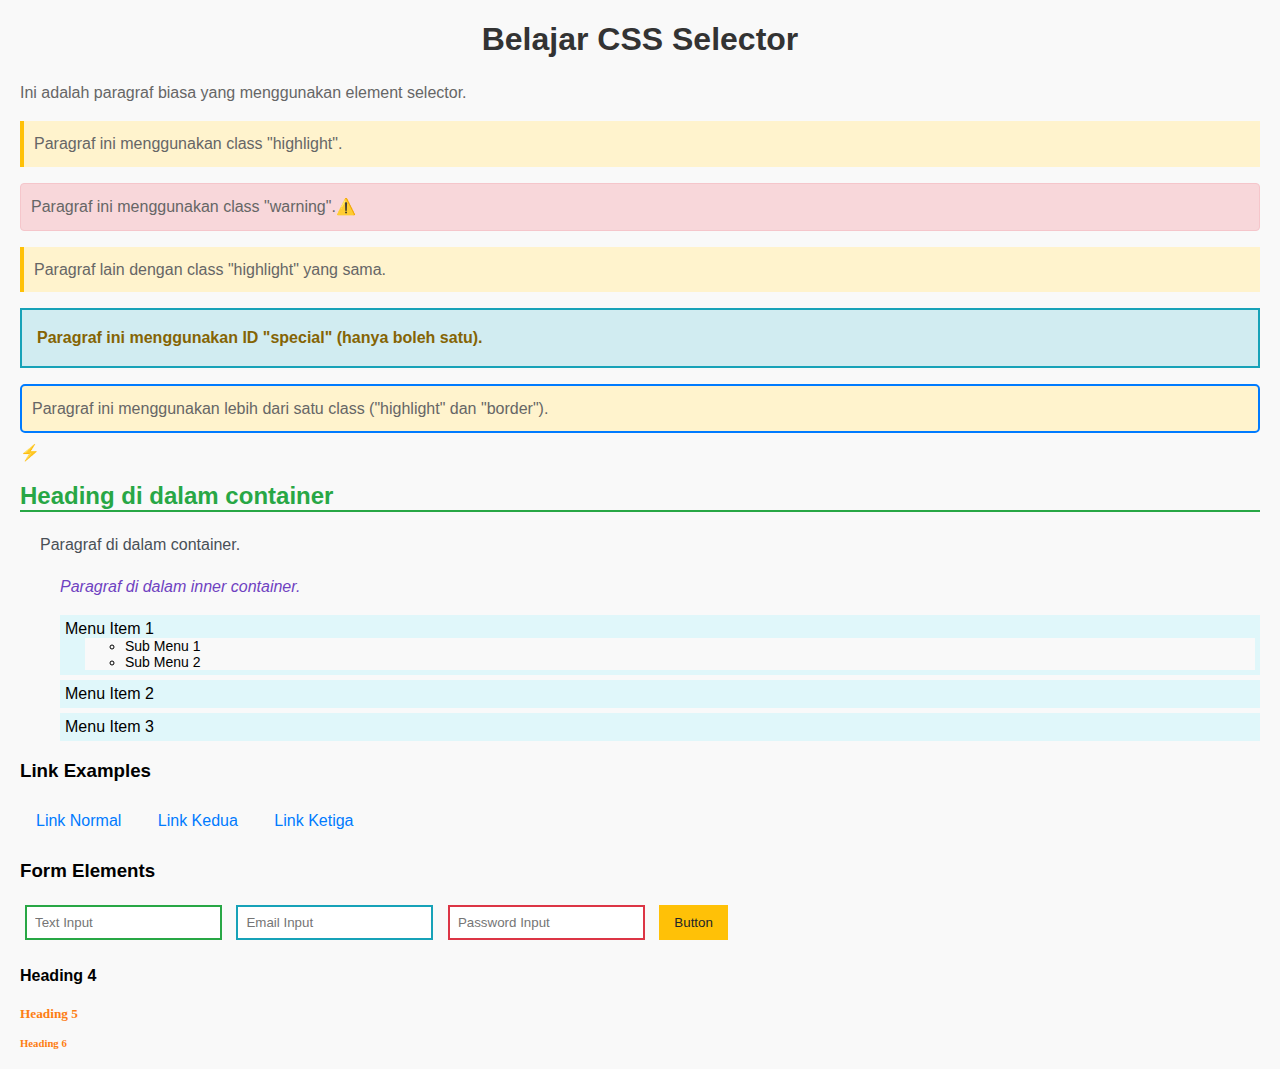
<file: selector.html>
<!DOCTYPE html>
<html lang="id">
<head>
  <meta charset="UTF-8" />
  <meta name="viewport" content="width=device-width, initial-scale=1.0" />
  <title>CSS Selector</title>
  <link rel="stylesheet" href="latihan2.css" />
</head>
<body>
  <h1>Belajar CSS Selector</h1>

  <!-- Element Selector -->
  <p>Ini adalah paragraf biasa yang menggunakan element selector.</p>

  <!-- Class Selector -->
  <p class="highlight">Paragraf ini menggunakan class "highlight".</p>
  <p class="warning">Paragraf ini menggunakan class "warning".</p>
  <p class="highlight">Paragraf lain dengan class "highlight" yang sama.</p>

  <!-- ID Selector -->
  <p id="special">
    Paragraf ini menggunakan ID "special" (hanya boleh satu).
  </p>

  <!-- Multiple Classes -->
  <p class="highlight border">
    Paragraf ini menggunakan lebih dari satu class ("highlight" dan "border").
  </p>

  <!-- Descendant Selector -->
  <div class="container">
    <h2>Heading di dalam container</h2>
    <p>Paragraf di dalam container.</p>
    <div class="inner">
      <p>Paragraf di dalam inner container.</p>
    </div>
  </div>

  <!-- Child Selector -->
  <ul class="menu">
    <li>
      Menu Item 1
      <ul>
        <li>Sub Menu 1</li>
        <li>Sub Menu 2</li>
      </ul>
    </li>
    <li>Menu Item 2</li>
    <li>Menu Item 3</li>
  </ul>

  <!-- Pseudo-class Selector -->
  <div class="links">
    <h3>Link Examples</h3>
    <a href="#link1">Link Normal</a>
    <a href="#link2">Link Kedua</a>
    <a href="#link3">Link Ketiga</a>
  </div>

  <!-- Attribute Selector -->
  <div class="forms">
    <h3>Form Elements</h3>
    <input type="text" placeholder="Text Input" />
    <input type="email" placeholder="Email Input" />
    <input type="password" placeholder="Password Input" />
    <button type="button">Button</button>
  </div>

  <!-- Grouping Selector -->
  <h4>Heading 4</h4>
  <h5>Heading 5</h5>
  <h6>Heading 6</h6>
</body>
</html>
</file>
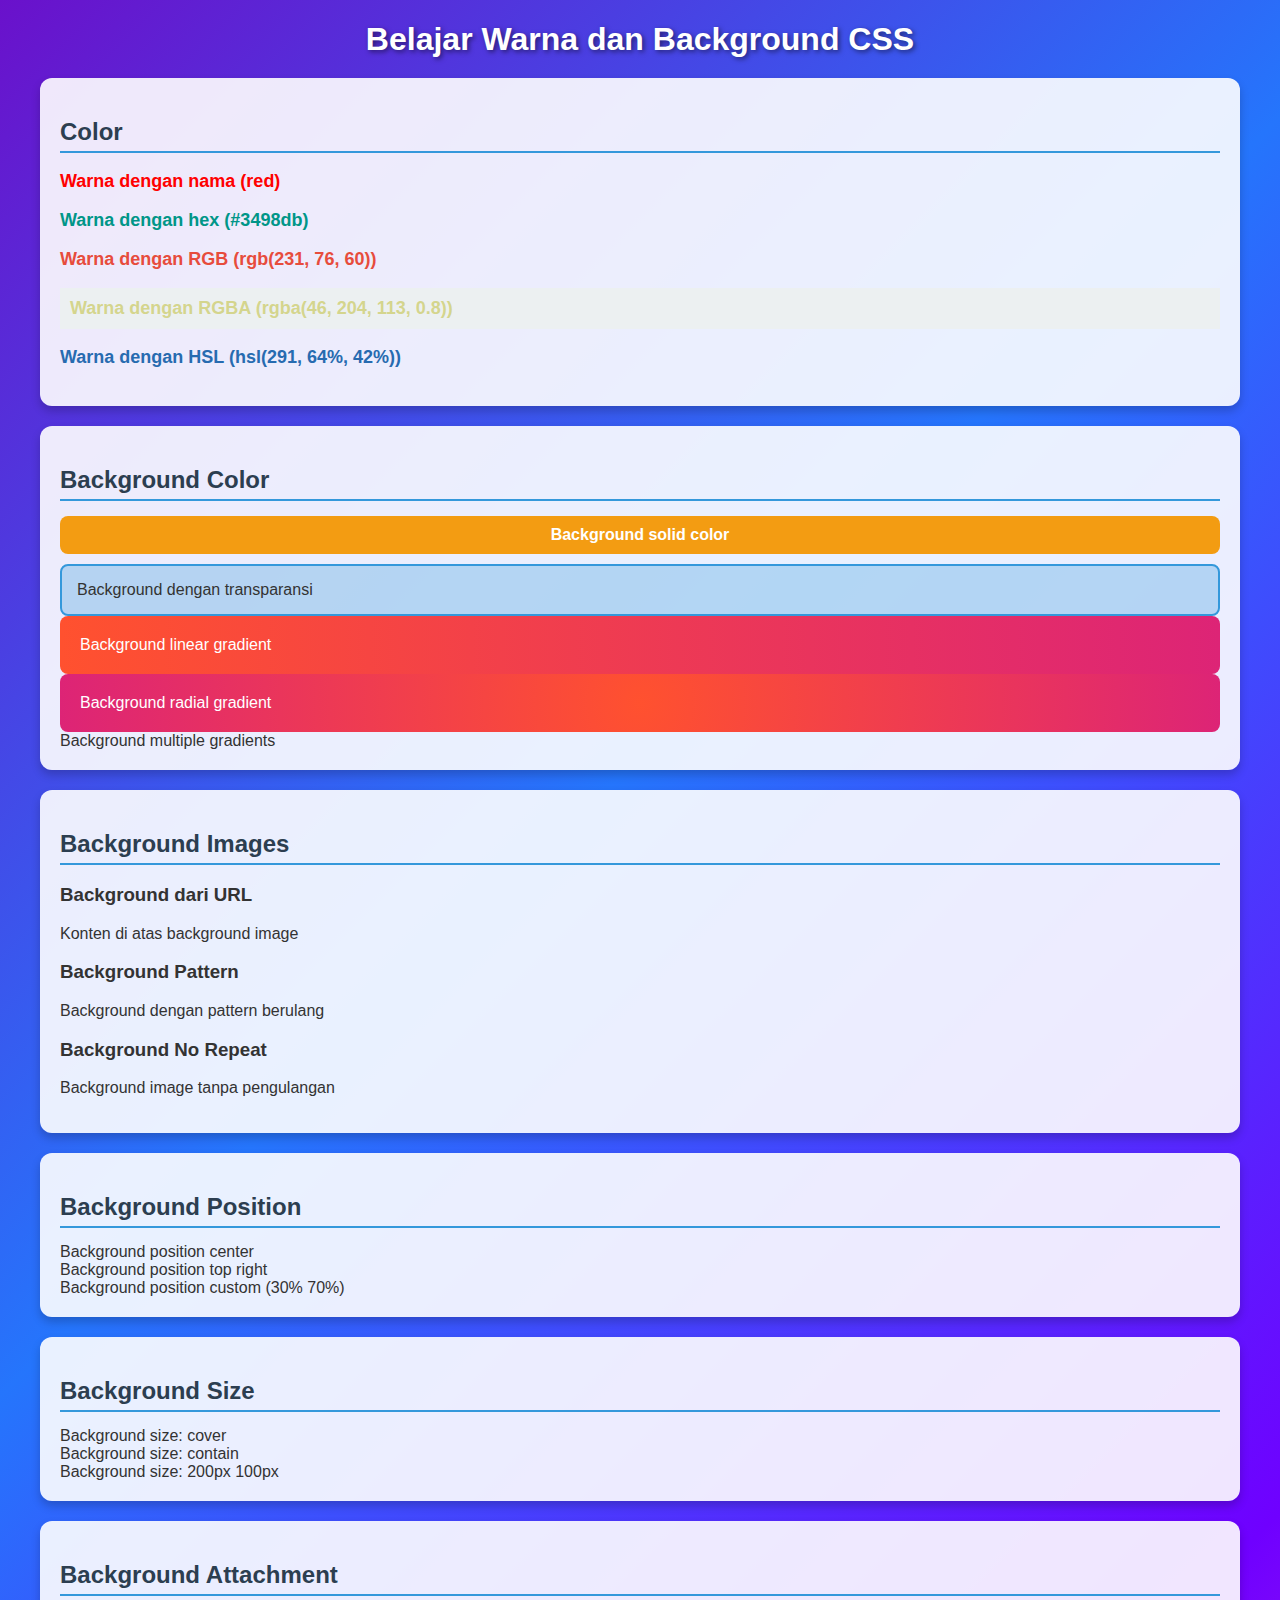
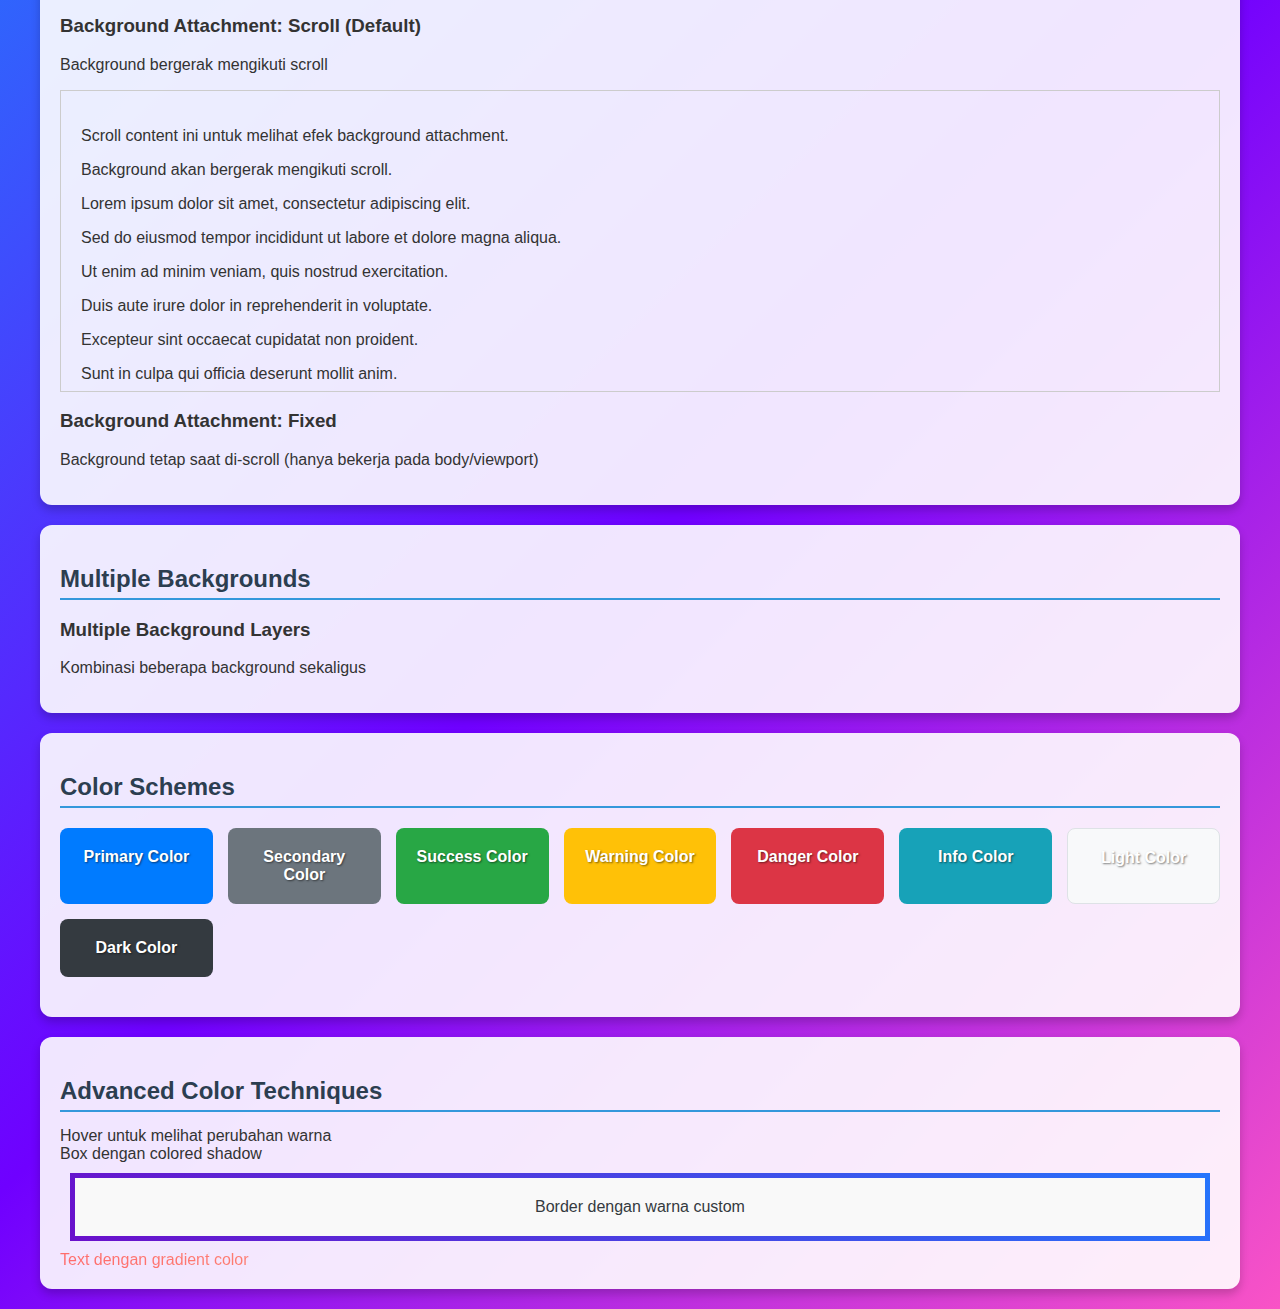
<file: warna background.html>
<!DOCTYPE html>
<html lang="id">
<head>
  <meta charset="UTF-8" />
  <meta name="viewport" content="width=device-width, initial-scale=1.0" />
  <title>Warna dan Background CSS</title>
  <link rel="stylesheet" href="latihan4.css" />
</head>
<body>
  <h1>Belajar Warna dan Background CSS</h1>

  <!-- Text Color -->
  <div class="section">
    <h2>Color</h2>
    <p class="color-name">Warna dengan nama (red)</p>
    <p class="color-hex">Warna dengan hex (#3498db)</p>
    <p class="color-rgb">Warna dengan RGB (rgb(231, 76, 60))</p>
    <p class="color-rgba">Warna dengan RGBA (rgba(46, 204, 113, 0.8))</p>
    <p class="color-hsl">Warna dengan HSL (hsl(291, 64%, 42%))</p>
  </div>

  <!-- Background Color -->
  <div class="section">
    <h2>Background Color</h2>
    <div class="bg-solid">Background solid color</div>
    <div class="bg-transparent">Background dengan transparansi</div>
    <div class="bg-gradient-linear">Background linear gradient</div>
    <div class="bg-gradient-radial">Background radial gradient</div>
    <div class="bg-gradient-multiple">Background multiple gradients</div>
  </div>

  <!-- Background Image -->
  <div class="section">
    <h2>Background Images</h2>
    <div class="bg-image-url">
      <h3>Background dari URL</h3>
      <p>Konten di atas background image</p>
    </div>

    <div class="bg-image-pattern">
      <h3>Background Pattern</h3>
      <p>Background dengan pattern berulang</p>
    </div>

    <div class="bg-image-no-repeat">
      <h3>Background No Repeat</h3>
      <p>Background image tanpa pengulangan</p>
    </div>
  </div>

  <!-- Background Position -->
  <div class="section">
    <h2>Background Position</h2>
    <div class="bg-position-center">Background position center</div>
    <div class="bg-position-top-right">Background position top right</div>
    <div class="bg-position-custom">Background position custom (30% 70%)</div>
  </div>

  <!-- Background Size -->
  <div class="section">
    <h2>Background Size</h2>
    <div class="bg-size-cover">Background size: cover</div>
    <div class="bg-size-contain">Background size: contain</div>
    <div class="bg-size-custom">Background size: 200px 100px</div>
  </div>

  <!-- Background Attachment -->
  <div class="section">
    <h2>Background Attachment</h2>
    <div class="bg-attachment-scroll">
      <h3>Background Attachment: Scroll (Default)</h3>
      <p>Background bergerak mengikuti scroll</p>
    </div>

    <div style="height: 300px; overflow-y: scroll; border: 1px solid #ccc">
      <div style="height: 600px; padding: 20px">
        <p>Scroll content ini untuk melihat efek background attachment.</p>
        <p>Background akan bergerak mengikuti scroll.</p>
        <p>Lorem ipsum dolor sit amet, consectetur adipiscing elit.</p>
        <p>Sed do eiusmod tempor incididunt ut labore et dolore magna aliqua.</p>
        <p>Ut enim ad minim veniam, quis nostrud exercitation.</p>
        <p>Duis aute irure dolor in reprehenderit in voluptate.</p>
        <p>Excepteur sint occaecat cupidatat non proident.</p>
        <p>Sunt in culpa qui officia deserunt mollit anim.</p>
      </div>
    </div>

    <div class="bg-attachment-fixed">
      <h3>Background Attachment: Fixed</h3>
      <p>Background tetap saat di-scroll (hanya bekerja pada body/viewport)</p>
    </div>
  </div>

  <!-- Multiple Backgrounds -->
  <div class="section">
    <h2>Multiple Backgrounds</h2>
    <div class="bg-multiple">
      <h3>Multiple Background Layers</h3>
      <p>Kombinasi beberapa background sekaligus</p>
    </div>
  </div>

  <!-- Color Schemes -->
  <div class="section">
    <h2>Color Schemes</h2>
    <div class="color-scheme">
      <div class="scheme-primary">Primary Color</div>
      <div class="scheme-secondary">Secondary Color</div>
      <div class="scheme-success">Success Color</div>
      <div class="scheme-warning">Warning Color</div>
      <div class="scheme-danger">Danger Color</div>
      <div class="scheme-info">Info Color</div>
      <div class="scheme-light">Light Color</div>
      <div class="scheme-dark">Dark Color</div>
    </div>
  </div>

  <!-- Advanced Color Techniques -->
  <div class="section">
    <h2>Advanced Color Techniques</h2>
    <div class="color-advanced">
      <div class="hover-color">Hover untuk melihat perubahan warna</div>
      <div class="shadow-color">Box dengan colored shadow</div>
      <div class="border-color">Border dengan warna custom</div>
      <div class="text-gradient">Text dengan gradient color</div>
    </div>
  </div>
</body>
</html>
</file>
<file: latihan5.css>
/* Layout dasar */
body {
  font-family: Arial, sans-serif;
  margin: 20px;
  background: #f4f4f4;
}

h1 {
  text-align: center;
  color: #333;
}

.container {
  display: grid;
  grid-template-columns: repeat(auto-fit, minmax(250px, 1fr));
  gap: 15px;
  margin-top: 20px;
}

.card {
  background: #fff;
  border: 1px solid #ddd;
  border-radius: 8px;
  margin: 20px;
  box-shadow: 0 2px 5px rgba(0,0,0,0.1);
}

.card-header {
  background: #f4f4f4;
  padding: 15px;
  border-bottom: 1px solid #ddd;
}

.card-body {
  padding: 20px;
  color: #676767;
}

/* BUTTONS */
.button-demo {
  display: flex;
  gap: 15px;
  flex-wrap: wrap;
  margin: 20px 0;
}

button {
  padding: 10px 20px;
  border: none;
  border-radius: 5px;
  cursor: pointer;
  font-weight: bold;
  transition: .3s;
}

/* Border Radius */
.border-radius-demo {
  display: grid;
  grid-template-columns: repeat(auto-fit, minmax(120px,1fr));
  gap: 15px;
  margin: 20px 0;
}

.radius-small { border-radius: 5px; }
.radius-medium { border-radius: 15px; }
.radius-large { border-radius: 25px; }
.radius-circle {
  border-radius: 50%;
  width: 120px;
  height: 120px;
  display: flex;
  align-items: center;
  justify-content: center;
}

/* Box sizing */
.box-sizing-demo {
  box-sizing: content-box;
  width: 250px;
  padding: 20px;
  border: 5px solid #4287f5;
  margin: 10px 0;
  background: #f5dabd;
}

.box-sizing-border {
  box-sizing: border-box;
  width: 250px;
  padding: 20px;
  border: 5px solid #4287f5;
  margin: 10px 0;
  background: #f5dabd;
}

/* Buttons Variations */
.btn-primary { background: #0056b3; color: #fff; }
.btn-primary:hover { background: #003f7f; transform: scale(1.02); }

.btn-outline { background: transparent; border: 2px solid #0056b3; color: #0056b3; }
.btn-outline:hover { background: #0056b3; color: #fff; }

.btn-success { background: #28a745; color: #fff; }
.btn-success:hover { background: #1e7e34; }

/* Layout demo */
.layout-demo {
  display: flex;
  gap: 20px;
  margin: 20px 0;
}

.box {
  background: #ddd;
  color: #fff;
  padding: 20px;
  border-radius: 8px;
  width: 200px;
  text-align: center;
}

.box:nth-child(1) { background: #f44336; }
.box:nth-child(2) { background: #2196f3; }
.box:nth-child(3) { background: #4caf50; }

/* Inspector demo */
.inspector-demo {
  background: #fff;
  padding: 20px;
  border: 2px solid #ffc107;
  border-radius: 8px;
  margin: 20px 0;
}

.inspect-me {
  background: #007bff;
  color: #fff;
  padding: 20px;
  margin: 15px;
  border: 3px solid #0056b3;
  border-radius: 10px;
  text-align: center;
  font-weight: bold;
  cursor: pointer;
  transition: .3s;
}

.inspect-me:hover {
  background: #0056b3;
  transform: scale(1.02);
}
</file>
<file: latihan1.css>
body {
  font-family: Arial, sans-serif;
  line-height: 1.6;
  margin: 20px;
  background-color: #f4f4f4;
}

/* Styling untuk heading */
h1 {
  color: #333;
  text-align: center;
  background-color: #4CAF50;
  color: white;
  padding: 20px;
  margin: 0 0 20px 0;
}

h2 {
  color: #2196F3;
  border-bottom: 2px solid #2196F3;
  padding-bottom: 5px;
}

h3 {
  color: #FF9800;
}

li {
  margin-bottom: 5px;
}

/* Class selector */
.highlight {
  background-color: white;
  padding: 20px;
  margin: 20px 0;
  border-radius: 5px;
  box-shadow: 0 2px 5px rgba(0, 0, 0, 0.1);
}

.info-box {
  background-color: #e7f3fe;
  border: 1px solid #2196F3;
  padding: 15px;
  margin: 20px 0;
  border-radius: 5px;
}

h2 {
  color: #2196F3;
  border-bottom: 2px solid #2196F3;
  padding-bottom: 5px;
}

h3 {
  color: #FF9800;
}

/* Styling untuk paragraf */
p {
  color: #666;
  font-size: 16px;
}

/* Styling untuk list */
ul {
  background-color: white;
  padding: 15px;
  border-left: 4px solid #4CAF50;
}
</file>
<file: latihan6.css>
/* ----------- DISPLAY ----------- */
.display-block,
.display-inline,
.display-inline-block {
    color: #fff; 
    font-weight: bold; 
    border-radius: 6px; 
    margin: 1px;
}

.display-block {
    display: block; 
    background: #f44336; 
    padding: 10px; 
    text-align: center;
}
.display-inline {
    display: inline; 
    background: #76c7c0; 
    padding: 5px 10px;
}
.display-inline-block {
    display: inline-block; 
    background: #009688; 
    padding: 5px 10px; 
    text-align: center;
}
.display-none { 
    display: none; 
    background: #795548; 
}

/* ----------- OVERFLOW ----------- */
.overflow-visible { overflow: visible; }
.overflow-hidden { overflow: hidden; }
.overflow-scroll { overflow: scroll; }
.overflow-auto { overflow: auto; }

/* ----------- FLEXBOX ----------- */
.flex-container {
    display: flex; 
    gap: 10px; 
    background: #f57c00;
    border: 2px solid #ddee2d; 
    border-radius: 8px; 
    margin: 15px 0;
}
.flex-item {
    flex: 1; 
    padding: 15px; 
    text-align: center;
    border-radius: 15px; 
    font-weight: bold; 
    background: #00796b; 
    color: #fff;
}
.flex-direction-column {
    flex-direction: column;
}
.justify-content {
    justify-content: space-between;
}

/* FLEXBOX LAYOUT */
.flex-column {
    display: flex; 
    flex-direction: column; 
    gap: 15px; 
    margin: 20px 0;
}

/* ----------- FLOAT ----------- */
.float-left, .float-right {
    float: left; 
    width: 45%; 
    margin: 10px; 
    border-radius: 6px; 
    text-align: center;
    padding: 15px; 
    background: #ff5722; 
    color: #fff;
}
.float-right { 
    float: right; 
    background: #2196f3; 
    margin: 0 10px; 
}

/* ----------- POSITION ----------- */
.position-box {
    position: relative; 
    width: 250px; 
    height: 200px;
    background: #4caf50; 
    border-radius: 6px; 
    color: #fff; 
    padding: 20px;
}
.absolute {
    position: absolute; 
    top: 20px; 
    left: 20px;
    background: #e91e63; 
    padding: 10px; 
    border-radius: 4px;
}
.relative {
    position: relative; 
    top: 10px; 
    left: 10px;
    background: #9c27b0; 
    padding: 10px; 
    border-radius: 4px;
}
.fixed {
    position: fixed; 
    bottom: 10px; 
    right: 10px;
    background: #3f51b5; 
    padding: 10px; 
    border-radius: 4px;
}
.sticky {
    position: sticky; 
    top: 0;
    background: #ff9800; 
    padding: 10px; 
    border: 1px solid #ddd;
}

/* ----------- LAYOUT & COLUMNS ----------- */
.column, .column-left, .column-right {
    flex: 1; 
    padding: 20px; 
    border-radius: 8px;
    border: 1px solid #d0e2e6; 
    background: #fff;
}
.column-left { background: #a8d5ba; }
.column-right { background: #ffd59e; }
.column:nth-child(2) { background: #d5a8f7; }
.column:nth-child(3) { background: #f7a8a8; }

.page-layout {
    background: #fff; 
    border-radius: 8px; 
    border: 1px solid #d0e2e6; 
    overflow: hidden;
}
.page-header, .page-footer {
    text-align: center; 
    padding: 15px;
}
.page-header { background: #a8d5ba; }
.page-footer { 
    background: #d5a8f7; 
    font-size: 14px; 
}
.page-content { 
    background: #ffd59e; 
    padding: 30px; 
}

/* ----------- RESPONSIVE ----------- */
@media (max-width: 768px) {
    .column, .three-column { 
        flex-direction: column; 
    }
    .position-fixed { 
        position: static; 
        margin: 10px 0; 
    }
    body { 
        margin: 10px; 
    }
}
</file>
<file: latihan2.css>
body {
  font-family: Arial, sans-serif;
  margin: 20px;
  background-color: #f9f9f9;
}

h1 {
  color: #333;
  text-align: center;
}

p {
  color: #666;
  line-height: 1.6;
}

/* 2. CLASS SELECTOR - dimulai dengan titik (.) */
.highlight {
  background-color: #fff3cd;
  padding: 10px;
  border-left: 4px solid #ffc107;
  margin: 10px 0;
}

.warning {
  background-color: #f8d7da;
  padding: 10px;
  border: 1px solid #f5c6cb;
  border-radius: 4px;
}

/* 5. CHILD SELECTOR - anak langsung */
.menu > li {
  background-color: #e0f7fa;
  padding: 5px;
  margin: 5px 0;
  list-style-type: none;
}

.menu li ul {
  background-color: #f9f9f9;
  margin-left: 20px;
  font-size: 14px;
}

/* 6. PSEUDO-CLASS SELECTOR */
.links a {
  color: #007bff;
  text-decoration: none;
  padding: 5px 10px;
  display: inline-block;
  margin: 5px;
  border: 1px solid transparent;
}

.links a:hover {
  background-color: #007bff;
  color: white;
  border-color: #0056b3;
}

button[type="button"] {
  background-color: #ffc107;
  color: #212529;
  border: none;
  padding: 10px 15px;
  margin: 5px;
  cursor: pointer;
}

button[type="button"]:hover {
  background-color: #e0a800;
}

/* 8. GROUPING SELECTOR - memilih multiple elemen */
h5,
h6 {
  color: #fd7e14;
  font-family: Georgia, serif;
  margin: 15px 0;
}

/* 9. UNIVERSAL SELECTOR */
* {
  box-sizing: border-box;
}

/* 10. PSEUDO-ELEMENT SELECTOR */
.container::before {
  content: "⚡";
}

.warning::after {
  content: "⚠️";
}

.links a:visited {
  color: #6f42c1;
}

.links a:active {
  background-color: #0056b3;
}

/* 7. ATTRIBUTE SELECTOR */
input[type="text"] {
  border: 2px solid #28a745;
  padding: 8px;
  margin: 5px;
}

input[type="email"] {
  border: 2px solid #17a2b8;
  padding: 8px;
  margin: 5px;
}

input[type="password"] {
  border: 2px solid #dc3545;
  padding: 8px;
  margin: 5px;
}

.border {
  border: 2px solid #007bff;
  border-radius: 5px;
}

/* 3. ID SELECTOR - dimulai dengan hash (#) */
#special {
  background-color: #d1ecf1;
  color: #856404;
  font-weight: bold;
  padding: 15px;
  border: 2px solid #17a2b8;
}

/* 4. DESCENDANT SELECTOR - elemen di dalam elemen lain */
.container h2 {
  color: #28a745;
  border-bottom: 2px solid #28a745;
}

.container p {
  color: #495057;
  margin-left: 20px;
}

.container .inner p {
  color: #6f42c1;
  font-style: italic;
  margin-left: 40px;
}
</file>
<file: latihan4.css>
body {
  font-family: Arial, sans-serif;
  margin: 20px;
  background: linear-gradient(135deg, #6a11cb, #2575fc, #6f00ff, #f953c6);
  color: #333;
}

h1 {
  text-align: center;
  color: white;
  font-size: 32px;
  text-shadow: 2px 2px 5px rgba(0, 0, 0, 0.5);
  margin-bottom: 20px;
}

h2 {
  color: #2c3e50;
  border-bottom: 2px solid #3498db;
  padding-bottom: 5px;
  margin-bottom: 15px;
}

.section {
  background-color: rgba(255, 255, 255, 0.9);
  padding: 20px;
  border-radius: 12px;
  margin: 20px;
  box-shadow: 0 5px 10px rgba(0, 0, 0, 0.2);
}

/* TEXT COLOR EXAMPLES */
.color-name {
  color: red;
  font-weight: bold;
  font-size: 18px;
}

.color-hex {
  color: #009688;
  font-weight: bold;
  font-size: 18px;
}

.color-rgb {
  color: rgb(231, 76, 60);
  font-weight: bold;
  font-size: 18px;
}

.color-rgba {
  color: rgba(206, 206, 113, 0.8);
  font-weight: bold;
  font-size: 18px;
  background-color: #ecf0f1;
  padding: 10px;
}

.color-hsl {
  color: hsl(210, 64%, 42%);
  font-weight: bold;
  font-size: 18px;
}

/* BACKGROUND COLOR EXAMPLES */
.bg-solid {
  background-color: #f39c12;
  color: white;
  padding: 10px;
  margin: 10px 0;
  border-radius: 8px;
  text-align: center;
  font-weight: bold;
}

.bg-transparent {
  background-color: rgba(52, 152, 219, 0.3);
  padding: 15px;
  border-radius: 8px;
  border: 2px solid #3498db;
}

/* Background with image */
.bg-pattern-small {
  background: url('https://images.unsplash.com/photo-1616627987164-63e70d3d6e2f?ixlib=rb-4.0.3') repeat;
  background-size: 100px;
  padding: 30px;
  color: white;
}

.bg-pattern-large {
  background: url('https://images.unsplash.com/photo-1616627987164-63e70d3d6e2f?ixlib=rb-4.0.3') no-repeat center center/cover;
  padding: 30px;
  color: white;
}

.bg-pattern-fixed {
  background: url('https://images.unsplash.com/photo-1616627987164-63e70d3d6e2f?ixlib=rb-4.0.3') fixed center;
  padding: 30px;
  color: white;
}

.bg-overlay {
  position: relative;
  background: url('https://images.unsplash.com/photo-1616627987164-63e70d3d6e2f?ixlib=rb-4.0.3') no-repeat center/cover;
  padding: 40px;
  color: white;
  border-radius: 12px;
}

.bg-overlay::after {
  content: '';
  position: absolute;
  top: 0; left: 0; right: 0; bottom: 0;
  background: rgba(0, 0, 0, 0.5);
  border-radius: 12px;
  z-index: 0;
}

.bg-overlay * {
  position: relative;
  z-index: 1;
}

/* Gradient background */
.bg-gradient-linear {
  background: linear-gradient(90deg, #ff512f, #dd2476);
  padding: 20px;
  border-radius: 8px;
  color: white;
}

.bg-gradient-radial {
  background: radial-gradient(circle, #ff512f, #dd2476);
  padding: 20px;
  border-radius: 8px;
  color: white;
}

/* Color scheme grid */
.color-scheme {
  display: grid;
  grid-template-columns: repeat(auto-fit, minmax(150px, 1fr));
  gap: 15px;
  margin: 20px 0;
}

.color-scheme div {
  padding: 20px;
  text-align: center;
  border-radius: 8px;
  font-weight: bold;
  color: white;
  text-shadow: 1px 1px 2px rgba(0, 0, 0, 0.5);
}

.scheme-primary { background-color: #007bff; }
.scheme-secondary { background-color: #6c757d; }
.scheme-success { background-color: #28a745; }
.scheme-warning { background-color: #ffc107; color: #212529; text-shadow: none; }
.scheme-danger { background-color: #dc3545; }
.scheme-info { background-color: #17a2b8; }
.scheme-light { background-color: #f8f9fa; color: #212529; border: 1px solid #dee2e6; }
.scheme-dark { background-color: #343a40; }

/* Border & Gradient Example */
.border-color {
  background-color: #f9f9f9;
  color: #343a40;
  text-align: center;
  padding: 20px;
  margin: 10px;
  border: 5px solid transparent;
  border-image: linear-gradient(45deg, #6a11cb, #2575fc) 1;
  border-radius: 12px;
}

.text-gradient {
  background: linear-gradient(45deg, #ff6b6b, #f7d794);
  -webkit-background-clip: text; /* Safari / Chrome lama */
  background-clip: text;         /* Standar */
  -webkit-text-fill-color: transparent;
  color: transparent;            /* fallback */
}
</file>
